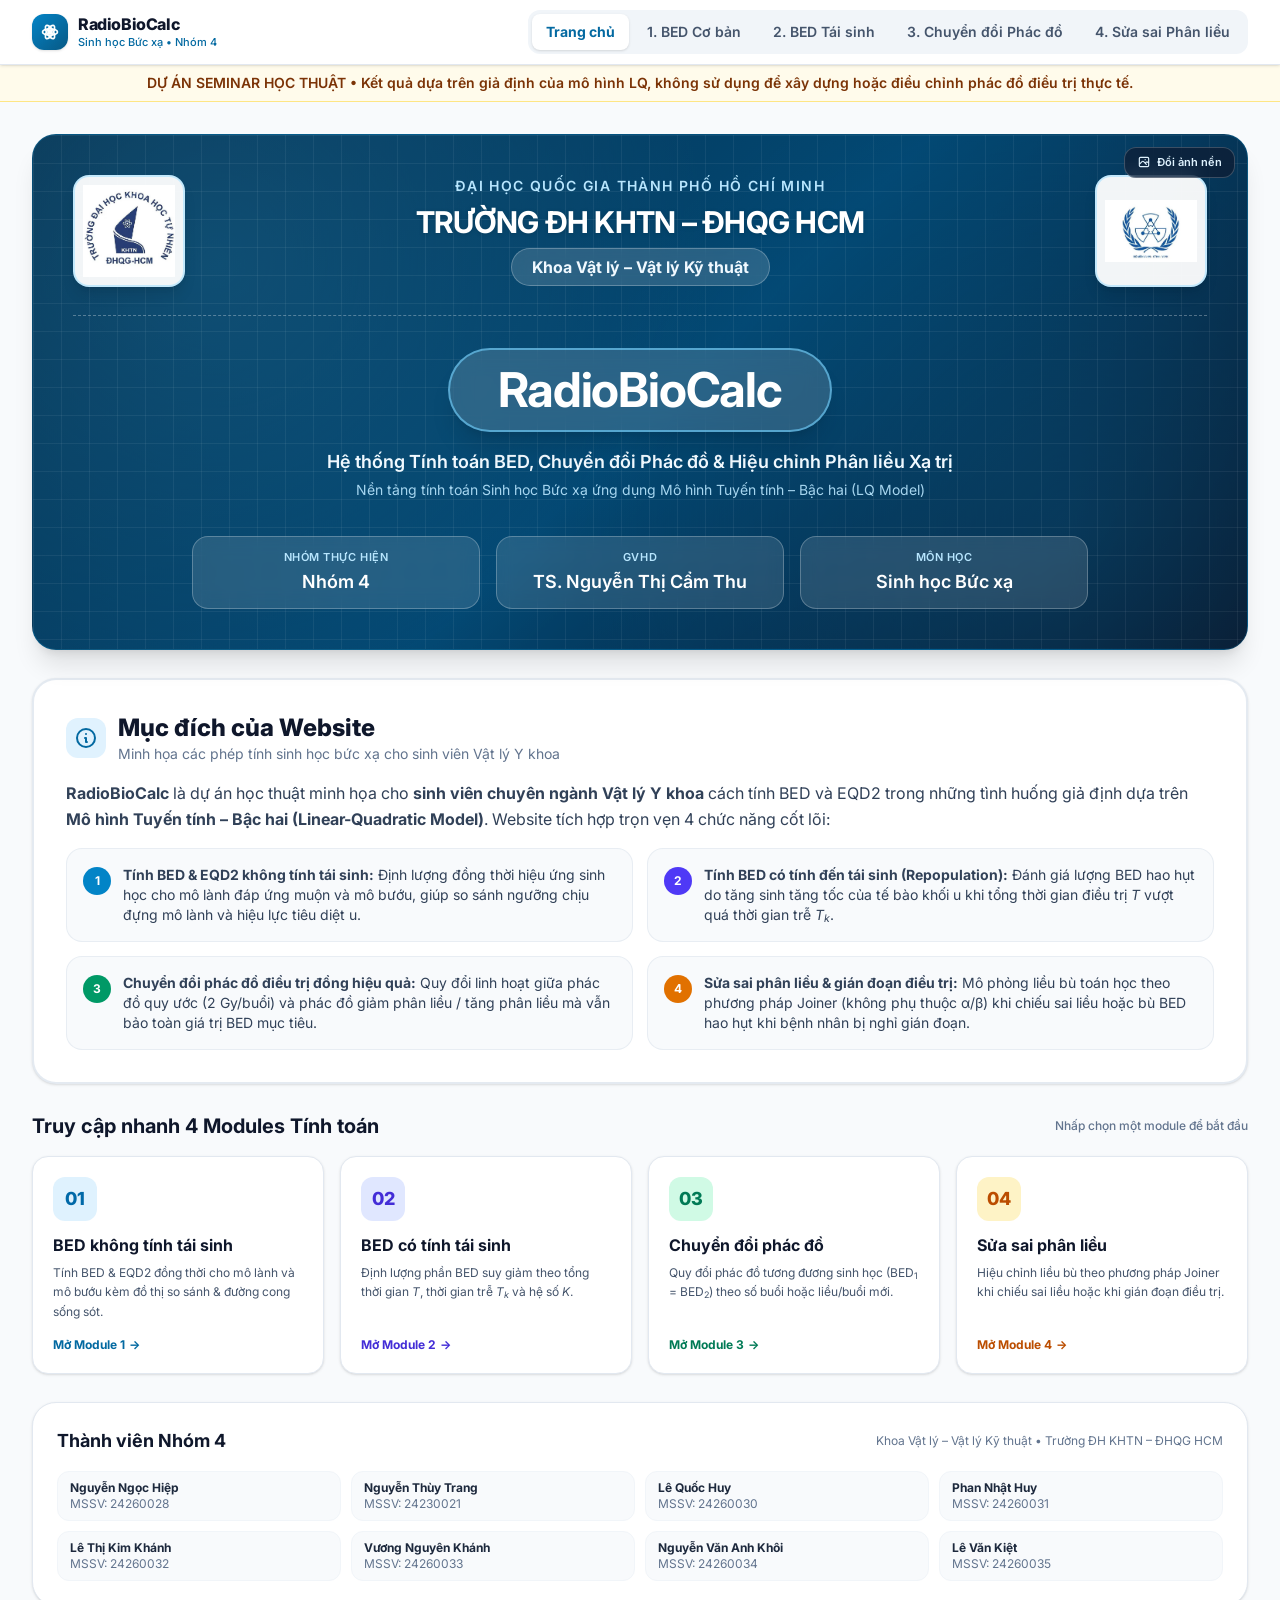
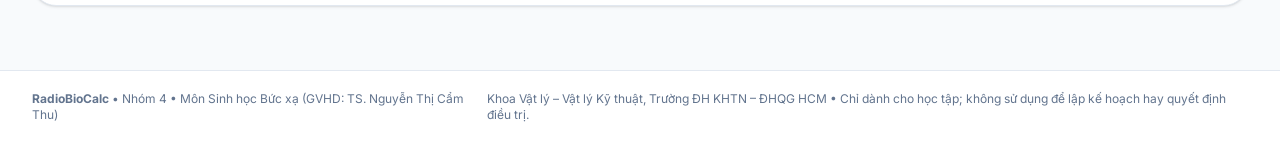
<file: web.html>
<!DOCTYPE html>
<html lang="vi">
<head>
  <meta charset="UTF-8" />
  <meta name="viewport" content="width=device-width, initial-scale=1.0" />
  <meta name="description" content="RadioBioCalc: bốn module tính BED, EQD2, tái sinh và quy đổi phác đồ trong seminar Sinh học bức xạ. Dành cho đào tạo, không dùng để kê đơn xạ trị.">
  <meta name="theme-color" content="#0c4a6e">
  <!-- Font goc cua RadioBioCalc: Inter (gom glyph tieng Viet) -->
  <link rel="preconnect" href="https://fonts.googleapis.com">
  <link rel="preconnect" href="https://fonts.gstatic.com" crossorigin>
  <link href="https://fonts.googleapis.com/css2?family=Inter:wght@400;500;600;700;800&display=swap" rel="stylesheet">
  <title>RadioBioCalc – Hệ thống Tính toán BED &amp; Quy đổi Phân liều Xạ trị</title>
  <style>
/*
  1. Prevent padding and border from affecting element width. (https://github.com/mozdevs/cssremedy/issues/4)
  2. Remove default margins and padding
  3. Reset all borders.
*/

*,
::after,
::before,
::backdrop,
::file-selector-button {
  box-sizing: border-box; /* 1 */
  margin: 0; /* 2 */
  padding: 0; /* 2 */
  border: 0 solid; /* 3 */
}

/*
  1. Use a consistent sensible line-height in all browsers.
  2. Prevent adjustments of font size after orientation changes in iOS.
  3. Use a more readable tab size.
  4. Use the user's configured `sans` font-family by default.
  5. Use the user's configured `sans` font-feature-settings by default.
  6. Use the user's configured `sans` font-variation-settings by default.
  7. Disable tap highlights on iOS.
*/

html,
:host {
  line-height: 1.5; /* 1 */
  -webkit-text-size-adjust: 100%; /* 2 */
  tab-size: 4; /* 3 */
  font-family: --theme(
    --default-font-family,
    ui-sans-serif,
    system-ui,
    sans-serif,
    'Apple Color Emoji',
    'Segoe UI Emoji',
    'Segoe UI Symbol',
    'Noto Color Emoji'
  ); /* 4 */
  font-feature-settings: --theme(--default-font-feature-settings, normal); /* 5 */
  font-variation-settings: --theme(--default-font-variation-settings, normal); /* 6 */
  -webkit-tap-highlight-color: transparent; /* 7 */
}

/*
  1. Add the correct height in Firefox.
  2. Correct the inheritance of border color in Firefox. (https://bugzilla.mozilla.org/show_bug.cgi?id=190655)
  3. Reset the default border style to a 1px solid border.
*/

hr {
  height: 0; /* 1 */
  color: inherit; /* 2 */
  border-top-width: 1px; /* 3 */
}

/*
  Add the correct text decoration in Chrome, Edge, and Safari.
*/

abbr:where([title]) {
  -webkit-text-decoration: underline dotted;
  text-decoration: underline dotted;
}

/*
  Remove the default font size and weight for headings.
*/

h1,
h2,
h3,
h4,
h5,
h6 {
  font-size: inherit;
  font-weight: inherit;
}

/*
  Reset links to optimize for opt-in styling instead of opt-out.
*/

a {
  color: inherit;
  -webkit-text-decoration: inherit;
  text-decoration: inherit;
}

/*
  Add the correct font weight in Edge and Safari.
*/

b,
strong {
  font-weight: bolder;
}

/*
  1. Use the user's configured `mono` font-family by default.
  2. Use the user's configured `mono` font-feature-settings by default.
  3. Use the user's configured `mono` font-variation-settings by default.
  4. Correct the odd `em` font sizing in all browsers.
*/

code,
kbd,
samp,
pre {
  font-family: --theme(
    --default-mono-font-family,
    ui-monospace,
    SFMono-Regular,
    Menlo,
    Monaco,
    Consolas,
    'Liberation Mono',
    'Courier New',
    monospace
  ); /* 1 */
  font-feature-settings: --theme(--default-mono-font-feature-settings, normal); /* 2 */
  font-variation-settings: --theme(--default-mono-font-variation-settings, normal); /* 3 */
  font-size: 1em; /* 4 */
}

/*
  Add the correct font size in all browsers.
*/

small {
  font-size: 80%;
}

/*
  Prevent `sub` and `sup` elements from affecting the line height in all browsers.
*/

sub,
sup {
  font-size: 75%;
  line-height: 0;
  position: relative;
  vertical-align: baseline;
}

sub {
  bottom: -0.25em;
}

sup {
  top: -0.5em;
}

/*
  1. Remove text indentation from table contents in Chrome and Safari. (https://bugs.chromium.org/p/chromium/issues/detail?id=999088, https://bugs.webkit.org/show_bug.cgi?id=201297)
  2. Correct table border color inheritance in all Chrome and Safari. (https://bugs.chromium.org/p/chromium/issues/detail?id=935729, https://bugs.webkit.org/show_bug.cgi?id=195016)
  3. Remove gaps between table borders by default.
*/

table {
  text-indent: 0; /* 1 */
  border-color: inherit; /* 2 */
  border-collapse: collapse; /* 3 */
}

/*
  Use the modern Firefox focus style for all focusable elements.
*/

:-moz-focusring {
  outline: auto;
}

/*
  Add the correct vertical alignment in Chrome and Firefox.
*/

progress {
  vertical-align: baseline;
}

/*
  Add the correct display in Chrome and Safari.
*/

summary {
  display: list-item;
}

/*
  Make lists unstyled by default.
*/

ol,
ul,
menu {
  list-style: none;
}

/*
  1. Make replaced elements `display: block` by default. (https://github.com/mozdevs/cssremedy/issues/14)
  2. Add `vertical-align: middle` to align replaced elements more sensibly by default. (https://github.com/jensimmons/cssremedy/issues/14#issuecomment-634934210)
      This can trigger a poorly considered lint error in some tools but is included by design.
*/

img,
svg,
video,
canvas,
audio,
iframe,
embed,
object {
  display: block; /* 1 */
  vertical-align: middle; /* 2 */
}

/*
  Constrain images and videos to the parent width and preserve their intrinsic aspect ratio. (https://github.com/mozdevs/cssremedy/issues/14)
*/

img,
video {
  max-width: 100%;
  height: auto;
}

/*
  1. Inherit font styles in all browsers.
  2. Remove border radius in all browsers.
  3. Remove background color in all browsers.
  4. Ensure consistent opacity for disabled states in all browsers.
*/

button,
input,
select,
optgroup,
textarea,
::file-selector-button {
  font: inherit; /* 1 */
  font-feature-settings: inherit; /* 1 */
  font-variation-settings: inherit; /* 1 */
  letter-spacing: inherit; /* 1 */
  color: inherit; /* 1 */
  border-radius: 0; /* 2 */
  background-color: transparent; /* 3 */
  opacity: 1; /* 4 */
}

/*
  Restore default font weight.
*/

:where(select:is([multiple], [size])) optgroup {
  font-weight: bolder;
}

/*
  Restore indentation.
*/

:where(select:is([multiple], [size])) optgroup option {
  padding-inline-start: 20px;
}

/*
  Restore space after button.
*/

::file-selector-button {
  margin-inline-end: 4px;
}

/*
  Reset the default placeholder opacity in Firefox. (https://github.com/tailwindlabs/tailwindcss/issues/3300)
*/

::placeholder {
  opacity: 1;
}

/*
  Set the default placeholder color to a semi-transparent version of the current text color in browsers that do not
  crash when using `color-mix(…)` with `currentcolor`. (https://github.com/tailwindlabs/tailwindcss/issues/17194)
*/

@supports (not (-webkit-appearance: -apple-pay-button)) /* Not Safari */ or
  (contain-intrinsic-size: 1px) /* Safari 17+ */ {
  ::placeholder {
    color: color-mix(in oklab, currentcolor 50%, transparent);
  }
}

/*
  Prevent resizing textareas horizontally by default.
*/

textarea {
  resize: vertical;
}

/*
  Remove the inner padding in Chrome and Safari on macOS.
*/

::-webkit-search-decoration {
  -webkit-appearance: none;
}

/*
  1. Ensure date/time inputs have the same height when empty in iOS Safari.
  2. Ensure text alignment can be changed on date/time inputs in iOS Safari.
*/

::-webkit-date-and-time-value {
  min-height: 1lh; /* 1 */
  text-align: inherit; /* 2 */
}

/*
  Prevent height from changing on date/time inputs in macOS Safari when the input is set to `display: block`.
*/

::-webkit-datetime-edit {
  display: inline-flex;
}

/*
  Remove excess padding from pseudo-elements in date/time inputs to ensure consistent height across browsers.
*/

::-webkit-datetime-edit-fields-wrapper {
  padding: 0;
}

::-webkit-datetime-edit,
::-webkit-datetime-edit-year-field,
::-webkit-datetime-edit-month-field,
::-webkit-datetime-edit-day-field,
::-webkit-datetime-edit-hour-field,
::-webkit-datetime-edit-minute-field,
::-webkit-datetime-edit-second-field,
::-webkit-datetime-edit-millisecond-field,
::-webkit-datetime-edit-meridiem-field {
  padding-block: 0;
}

/*
  Remove the additional `:invalid` styles in Firefox. (https://github.com/mozilla/gecko-dev/blob/2f9eacd9d3d995c937b4251a5557d95d494c9be1/layout/style/res/forms.css#L728-L737)
*/

:-moz-ui-invalid {
  box-shadow: none;
}

/*
  Correct the inability to style the border radius in iOS Safari.
*/

button,
input:where([type='button'], [type='reset'], [type='submit']),
::file-selector-button {
  appearance: button;
}

/*
  Correct the cursor style of increment and decrement buttons in Safari.
*/

::-webkit-inner-spin-button,
::-webkit-outer-spin-button {
  height: auto;
}

/*
  Make elements with the HTML hidden attribute stay hidden by default.
*/

[hidden]:where(:not([hidden='until-found'])) {
  display: none !important;
}

/*! tailwindcss v4.1.10 | MIT License | https://tailwindcss.com */
@layer properties;
:root, :host {
  --font-sans: "Inter", "Segoe UI", Arial, sans-serif;
  --font-mono: ui-monospace, SFMono-Regular, Menlo, Monaco, Consolas, 'Liberation Mono', 'Courier New',
    monospace;
  --color-red-50: oklch(97.1% 0.013 17.38);
  --color-red-200: oklch(88.5% 0.062 18.334);
  --color-red-700: oklch(50.5% 0.213 27.518);
  --color-amber-50: oklch(98.7% 0.022 95.277);
  --color-amber-100: oklch(96.2% 0.059 95.617);
  --color-amber-200: oklch(92.4% 0.12 95.746);
  --color-amber-300: oklch(87.9% 0.169 91.605);
  --color-amber-400: oklch(82.8% 0.189 84.429);
  --color-amber-500: oklch(76.9% 0.188 70.08);
  --color-amber-600: oklch(66.6% 0.179 58.318);
  --color-amber-700: oklch(55.5% 0.163 48.998);
  --color-amber-800: oklch(47.3% 0.137 46.201);
  --color-amber-900: oklch(41.4% 0.112 45.904);
  --color-emerald-50: oklch(97.9% 0.021 166.113);
  --color-emerald-100: oklch(95% 0.052 163.051);
  --color-emerald-200: oklch(90.5% 0.093 164.15);
  --color-emerald-300: oklch(84.5% 0.143 164.978);
  --color-emerald-400: oklch(76.5% 0.177 163.223);
  --color-emerald-500: oklch(69.6% 0.17 162.48);
  --color-emerald-600: oklch(59.6% 0.145 163.225);
  --color-emerald-700: oklch(50.8% 0.118 165.612);
  --color-emerald-800: oklch(43.2% 0.095 166.913);
  --color-emerald-900: oklch(37.8% 0.077 168.94);
  --color-sky-50: oklch(97.7% 0.013 236.62);
  --color-sky-100: oklch(95.1% 0.026 236.824);
  --color-sky-200: oklch(90.1% 0.058 230.902);
  --color-sky-300: oklch(82.8% 0.111 230.318);
  --color-sky-400: oklch(74.6% 0.16 232.661);
  --color-sky-700: oklch(50% 0.134 242.749);
  --color-sky-800: oklch(44.3% 0.11 240.79);
  --color-sky-900: oklch(39.1% 0.09 240.876);
  --color-indigo-50: oklch(96.2% 0.018 272.314);
  --color-indigo-100: oklch(93% 0.034 272.788);
  --color-indigo-200: oklch(87% 0.065 274.039);
  --color-indigo-300: oklch(78.5% 0.115 274.713);
  --color-indigo-400: oklch(67.3% 0.182 276.935);
  --color-indigo-500: oklch(58.5% 0.233 277.117);
  --color-indigo-600: oklch(51.1% 0.262 276.966);
  --color-indigo-700: oklch(45.7% 0.24 277.023);
  --color-indigo-800: oklch(39.8% 0.195 277.366);
  --color-indigo-900: oklch(35.9% 0.144 278.697);
  --color-rose-50: oklch(96.9% 0.015 12.422);
  --color-rose-200: oklch(89.2% 0.058 10.001);
  --color-rose-300: oklch(81% 0.117 11.638);
  --color-rose-700: oklch(51.4% 0.222 16.935);
  --color-rose-800: oklch(45.5% 0.188 13.697);
  --color-rose-900: oklch(41% 0.159 10.272);
  --color-slate-50: oklch(98.4% 0.003 247.858);
  --color-slate-100: oklch(96.8% 0.007 247.896);
  --color-slate-200: oklch(92.9% 0.013 255.508);
  --color-slate-300: oklch(86.9% 0.022 252.894);
  --color-slate-500: oklch(55.4% 0.046 257.417);
  --color-slate-600: oklch(44.6% 0.043 257.281);
  --color-slate-700: oklch(37.2% 0.044 257.287);
  --color-slate-800: oklch(27.9% 0.041 260.031);
  --color-slate-900: oklch(20.8% 0.042 265.755);
  --color-slate-950: oklch(12.9% 0.042 264.695);
  --color-white: #fff;
  --spacing: 0.25rem;
  --container-3xl: 48rem;
  --container-4xl: 56rem;
  --container-7xl: 80rem;
  --text-xs: 0.75rem;
  --text-xs--line-height: calc(1 / 0.75);
  --text-sm: 0.875rem;
  --text-sm--line-height: calc(1.25 / 0.875);
  --text-base: 1rem;
  --text-base--line-height: calc(1.5 / 1);
  --text-lg: 1.125rem;
  --text-lg--line-height: calc(1.75 / 1.125);
  --text-xl: 1.25rem;
  --text-xl--line-height: calc(1.75 / 1.25);
  --text-2xl: 1.5rem;
  --text-2xl--line-height: calc(2 / 1.5);
  --text-3xl: 1.875rem;
  --text-3xl--line-height: calc(2.25 / 1.875);
  --text-4xl: 2.25rem;
  --text-4xl--line-height: calc(2.5 / 2.25);
  --text-5xl: 3rem;
  --text-5xl--line-height: 1;
  --font-weight-medium: 500;
  --font-weight-semibold: 600;
  --font-weight-bold: 700;
  --font-weight-extrabold: 800;
  --tracking-tight: -0.025em;
  --tracking-wide: 0.025em;
  --tracking-wider: 0.05em;
  --tracking-widest: 0.1em;
  --leading-tight: 1.25;
  --leading-relaxed: 1.625;
  --radius-md: 0.375rem;
  --radius-lg: 0.5rem;
  --radius-xl: 0.75rem;
  --radius-2xl: 1rem;
  --radius-3xl: 1.5rem;
  --drop-shadow-sm: 0 1px 2px rgb(0 0 0 / 0.15);
  --blur-sm: 8px;
  --blur-md: 12px;
  --default-transition-duration: 150ms;
  --default-transition-timing-function: cubic-bezier(0.4, 0, 0.2, 1);
  --color-med-100: #e0f2fe;
  --color-med-500: #0ea5e9;
  --color-med-600: #0284c7;
  --color-med-700: #0369a1;
  --color-med-800: #075985;
  --color-med-900: #0c4a6e;
}
.pointer-events-none {
  pointer-events: none;
}
.absolute {
  position: absolute;
}
.relative {
  position: relative;
}
.sticky {
  position: sticky;
}
.inset-0 {
  inset: calc(var(--spacing) * 0);
}
.top-0 {
  top: calc(var(--spacing) * 0);
}
.top-3 {
  top: calc(var(--spacing) * 3);
}
.right-3 {
  right: calc(var(--spacing) * 3);
}
.z-10 {
  z-index: 10;
}
.z-20 {
  z-index: 20;
}
.z-40 {
  z-index: 40;
}
.mx-auto {
  margin-inline: auto;
}
.mt-0\.5 {
  margin-top: calc(var(--spacing) * 0.5);
}
.mt-1 {
  margin-top: calc(var(--spacing) * 1);
}
.mt-1\.5 {
  margin-top: calc(var(--spacing) * 1.5);
}
.mt-2 {
  margin-top: calc(var(--spacing) * 2);
}
.mt-4 {
  margin-top: calc(var(--spacing) * 4);
}
.mt-8 {
  margin-top: calc(var(--spacing) * 8);
}
.mb-1 {
  margin-bottom: calc(var(--spacing) * 1);
}
.mb-3 {
  margin-bottom: calc(var(--spacing) * 3);
}
.mb-4 {
  margin-bottom: calc(var(--spacing) * 4);
}
.block {
  display: block;
}
.flex {
  display: flex;
}
.grid {
  display: grid;
}
.hidden {
  display: none;
}
.inline-block {
  display: inline-block;
}
.inline-flex {
  display: inline-flex;
}
.h-3\.5 {
  height: calc(var(--spacing) * 3.5);
}
.h-5 {
  height: calc(var(--spacing) * 5);
}
.h-6 {
  height: calc(var(--spacing) * 6);
}
.h-7 {
  height: calc(var(--spacing) * 7);
}
.h-9 {
  height: calc(var(--spacing) * 9);
}
.h-10 {
  height: calc(var(--spacing) * 10);
}
.h-11 {
  height: calc(var(--spacing) * 11);
}
.h-12 {
  height: calc(var(--spacing) * 12);
}
.h-16 {
  height: calc(var(--spacing) * 16);
}
.h-24 {
  height: calc(var(--spacing) * 24);
}
.h-full {
  height: 100%;
}
.min-h-\[280px\] {
  min-height: 280px;
}
.min-h-screen {
  min-height: 100vh;
}
.w-3\.5 {
  width: calc(var(--spacing) * 3.5);
}
.w-5 {
  width: calc(var(--spacing) * 5);
}
.w-6 {
  width: calc(var(--spacing) * 6);
}
.w-7 {
  width: calc(var(--spacing) * 7);
}
.w-9 {
  width: calc(var(--spacing) * 9);
}
.w-10 {
  width: calc(var(--spacing) * 10);
}
.w-11 {
  width: calc(var(--spacing) * 11);
}
.w-12 {
  width: calc(var(--spacing) * 12);
}
.w-24 {
  width: calc(var(--spacing) * 24);
}
.w-full {
  width: 100%;
}
.max-w-3xl {
  max-width: var(--container-3xl);
}
.max-w-4xl {
  max-width: var(--container-4xl);
}
.max-w-7xl {
  max-width: var(--container-7xl);
}
.flex-1 {
  flex: 1;
}
.shrink-0 {
  flex-shrink: 0;
}
.border-collapse {
  border-collapse: collapse;
}
.cursor-pointer {
  cursor: pointer;
}
.grid-cols-1 {
  grid-template-columns: repeat(1, minmax(0, 1fr));
}
.grid-cols-2 {
  grid-template-columns: repeat(2, minmax(0, 1fr));
}
.flex-col {
  flex-direction: column;
}
.flex-wrap {
  flex-wrap: wrap;
}
.items-center {
  align-items: center;
}
.items-start {
  align-items: flex-start;
}
.justify-between {
  justify-content: space-between;
}
.justify-center {
  justify-content: center;
}
.gap-1 {
  gap: calc(var(--spacing) * 1);
}
.gap-1\.5 {
  gap: calc(var(--spacing) * 1.5);
}
.gap-2 {
  gap: calc(var(--spacing) * 2);
}
.gap-2\.5 {
  gap: calc(var(--spacing) * 2.5);
}
.gap-3 {
  gap: calc(var(--spacing) * 3);
}
.gap-3\.5 {
  gap: calc(var(--spacing) * 3.5);
}
.gap-4 {
  gap: calc(var(--spacing) * 4);
}
.gap-5 {
  gap: calc(var(--spacing) * 5);
}
.gap-6 {
  gap: calc(var(--spacing) * 6);
}
.space-y-1 {
  :where(& > :not(:last-child)) {
    --tw-space-y-reverse: 0;
    margin-block-start: calc(calc(var(--spacing) * 1) * var(--tw-space-y-reverse));
    margin-block-end: calc(calc(var(--spacing) * 1) * calc(1 - var(--tw-space-y-reverse)));
  }
}
.space-y-1\.5 {
  :where(& > :not(:last-child)) {
    --tw-space-y-reverse: 0;
    margin-block-start: calc(calc(var(--spacing) * 1.5) * var(--tw-space-y-reverse));
    margin-block-end: calc(calc(var(--spacing) * 1.5) * calc(1 - var(--tw-space-y-reverse)));
  }
}
.space-y-2 {
  :where(& > :not(:last-child)) {
    --tw-space-y-reverse: 0;
    margin-block-start: calc(calc(var(--spacing) * 2) * var(--tw-space-y-reverse));
    margin-block-end: calc(calc(var(--spacing) * 2) * calc(1 - var(--tw-space-y-reverse)));
  }
}
.space-y-2\.5 {
  :where(& > :not(:last-child)) {
    --tw-space-y-reverse: 0;
    margin-block-start: calc(calc(var(--spacing) * 2.5) * var(--tw-space-y-reverse));
    margin-block-end: calc(calc(var(--spacing) * 2.5) * calc(1 - var(--tw-space-y-reverse)));
  }
}
.space-y-3\.5 {
  :where(& > :not(:last-child)) {
    --tw-space-y-reverse: 0;
    margin-block-start: calc(calc(var(--spacing) * 3.5) * var(--tw-space-y-reverse));
    margin-block-end: calc(calc(var(--spacing) * 3.5) * calc(1 - var(--tw-space-y-reverse)));
  }
}
.space-y-4 {
  :where(& > :not(:last-child)) {
    --tw-space-y-reverse: 0;
    margin-block-start: calc(calc(var(--spacing) * 4) * var(--tw-space-y-reverse));
    margin-block-end: calc(calc(var(--spacing) * 4) * calc(1 - var(--tw-space-y-reverse)));
  }
}
.space-y-6 {
  :where(& > :not(:last-child)) {
    --tw-space-y-reverse: 0;
    margin-block-start: calc(calc(var(--spacing) * 6) * var(--tw-space-y-reverse));
    margin-block-end: calc(calc(var(--spacing) * 6) * calc(1 - var(--tw-space-y-reverse)));
  }
}
.space-y-7 {
  :where(& > :not(:last-child)) {
    --tw-space-y-reverse: 0;
    margin-block-start: calc(calc(var(--spacing) * 7) * var(--tw-space-y-reverse));
    margin-block-end: calc(calc(var(--spacing) * 7) * calc(1 - var(--tw-space-y-reverse)));
  }
}
.divide-y {
  :where(& > :not(:last-child)) {
    --tw-divide-y-reverse: 0;
    border-bottom-style: var(--tw-border-style);
    border-top-style: var(--tw-border-style);
    border-top-width: calc(1px * var(--tw-divide-y-reverse));
    border-bottom-width: calc(1px * calc(1 - var(--tw-divide-y-reverse)));
  }
}
.divide-slate-100 {
  :where(& > :not(:last-child)) {
    border-color: var(--color-slate-100);
  }
}
.overflow-hidden {
  overflow: hidden;
}
.overflow-x-auto {
  overflow-x: auto;
}
.rounded-2xl {
  border-radius: var(--radius-2xl);
}
.rounded-3xl {
  border-radius: var(--radius-3xl);
}
.rounded-full {
  border-radius: calc(infinity * 1px);
}
.rounded-lg {
  border-radius: var(--radius-lg);
}
.rounded-md {
  border-radius: var(--radius-md);
}
.rounded-xl {
  border-radius: var(--radius-xl);
}
.rounded-tl-xl {
  border-top-left-radius: var(--radius-xl);
}
.rounded-tr-xl {
  border-top-right-radius: var(--radius-xl);
}
.border {
  border-style: var(--tw-border-style);
  border-width: 1px;
}
.border-2 {
  border-style: var(--tw-border-style);
  border-width: 2px;
}
.border-t {
  border-top-style: var(--tw-border-style);
  border-top-width: 1px;
}
.border-b {
  border-bottom-style: var(--tw-border-style);
  border-bottom-width: 1px;
}
.border-dashed {
  --tw-border-style: dashed;
  border-style: dashed;
}
.border-amber-200 {
  border-color: var(--color-amber-200);
}
.border-emerald-200 {
  border-color: var(--color-emerald-200);
}
.border-indigo-200 {
  border-color: var(--color-indigo-200);
}
.border-red-200 {
  border-color: var(--color-red-200);
}
.border-rose-200 {
  border-color: var(--color-rose-200);
}
.border-rose-300 {
  border-color: var(--color-rose-300);
}
.border-sky-200 {
  border-color: var(--color-sky-200);
}
.border-sky-200\/80 {
  border-color: color-mix(in srgb, oklch(90.1% 0.058 230.902) 80%, transparent);
  @supports (color: color-mix(in lab, red, red)) {
    border-color: color-mix(in oklab, var(--color-sky-200) 80%, transparent);
  }
}
.border-sky-300\/60 {
  border-color: color-mix(in srgb, oklch(82.8% 0.111 230.318) 60%, transparent);
  @supports (color: color-mix(in lab, red, red)) {
    border-color: color-mix(in oklab, var(--color-sky-300) 60%, transparent);
  }
}
.border-sky-900\/40 {
  border-color: color-mix(in srgb, oklch(39.1% 0.09 240.876) 40%, transparent);
  @supports (color: color-mix(in lab, red, red)) {
    border-color: color-mix(in oklab, var(--color-sky-900) 40%, transparent);
  }
}
.border-slate-100 {
  border-color: var(--color-slate-100);
}
.border-slate-200 {
  border-color: var(--color-slate-200);
}
.border-slate-200\/70 {
  border-color: color-mix(in srgb, oklch(92.9% 0.013 255.508) 70%, transparent);
  @supports (color: color-mix(in lab, red, red)) {
    border-color: color-mix(in oklab, var(--color-slate-200) 70%, transparent);
  }
}
.border-slate-200\/90 {
  border-color: color-mix(in srgb, oklch(92.9% 0.013 255.508) 90%, transparent);
  @supports (color: color-mix(in lab, red, red)) {
    border-color: color-mix(in oklab, var(--color-slate-200) 90%, transparent);
  }
}
.border-slate-300 {
  border-color: var(--color-slate-300);
}
.border-slate-700 {
  border-color: var(--color-slate-700);
}
.border-white\/20 {
  border-color: color-mix(in srgb, #fff 20%, transparent);
  @supports (color: color-mix(in lab, red, red)) {
    border-color: color-mix(in oklab, var(--color-white) 20%, transparent);
  }
}
.border-white\/25 {
  border-color: color-mix(in srgb, #fff 25%, transparent);
  @supports (color: color-mix(in lab, red, red)) {
    border-color: color-mix(in oklab, var(--color-white) 25%, transparent);
  }
}
.border-white\/30 {
  border-color: color-mix(in srgb, #fff 30%, transparent);
  @supports (color: color-mix(in lab, red, red)) {
    border-color: color-mix(in oklab, var(--color-white) 30%, transparent);
  }
}
.bg-amber-50 {
  background-color: var(--color-amber-50);
}
.bg-amber-100 {
  background-color: var(--color-amber-100);
}
.bg-amber-600 {
  background-color: var(--color-amber-600);
}
.bg-emerald-50 {
  background-color: var(--color-emerald-50);
}
.bg-emerald-50\/50 {
  background-color: color-mix(in srgb, oklch(97.9% 0.021 166.113) 50%, transparent);
  @supports (color: color-mix(in lab, red, red)) {
    background-color: color-mix(in oklab, var(--color-emerald-50) 50%, transparent);
  }
}
.bg-emerald-100 {
  background-color: var(--color-emerald-100);
}
.bg-emerald-600 {
  background-color: var(--color-emerald-600);
}
.bg-indigo-50 {
  background-color: var(--color-indigo-50);
}
.bg-indigo-100 {
  background-color: var(--color-indigo-100);
}
.bg-indigo-600 {
  background-color: var(--color-indigo-600);
}
.bg-med-100 {
  background-color: var(--color-med-100);
}
.bg-med-600 {
  background-color: var(--color-med-600);
}
.bg-red-50 {
  background-color: var(--color-red-50);
}
.bg-rose-50 {
  background-color: var(--color-rose-50);
}
.bg-rose-50\/70 {
  background-color: color-mix(in srgb, oklch(96.9% 0.015 12.422) 70%, transparent);
  @supports (color: color-mix(in lab, red, red)) {
    background-color: color-mix(in oklab, var(--color-rose-50) 70%, transparent);
  }
}
.bg-sky-50 {
  background-color: var(--color-sky-50);
}
.bg-sky-100 {
  background-color: var(--color-sky-100);
}
.bg-slate-50 {
  background-color: var(--color-slate-50);
}
.bg-slate-100 {
  background-color: var(--color-slate-100);
}
.bg-slate-900 {
  background-color: var(--color-slate-900);
}
.bg-slate-900\/60 {
  background-color: color-mix(in srgb, oklch(20.8% 0.042 265.755) 60%, transparent);
  @supports (color: color-mix(in lab, red, red)) {
    background-color: color-mix(in oklab, var(--color-slate-900) 60%, transparent);
  }
}
.bg-slate-900\/65 {
  background-color: color-mix(in srgb, oklch(20.8% 0.042 265.755) 65%, transparent);
  @supports (color: color-mix(in lab, red, red)) {
    background-color: color-mix(in oklab, var(--color-slate-900) 65%, transparent);
  }
}
.bg-slate-950\/35 {
  background-color: color-mix(in srgb, oklch(12.9% 0.042 264.695) 35%, transparent);
  @supports (color: color-mix(in lab, red, red)) {
    background-color: color-mix(in oklab, var(--color-slate-950) 35%, transparent);
  }
}
.bg-white {
  background-color: var(--color-white);
}
.bg-white\/12 {
  background-color: color-mix(in srgb, #fff 12%, transparent);
  @supports (color: color-mix(in lab, red, red)) {
    background-color: color-mix(in oklab, var(--color-white) 12%, transparent);
  }
}
.bg-white\/15 {
  background-color: color-mix(in srgb, #fff 15%, transparent);
  @supports (color: color-mix(in lab, red, red)) {
    background-color: color-mix(in oklab, var(--color-white) 15%, transparent);
  }
}
.bg-white\/95 {
  background-color: color-mix(in srgb, #fff 95%, transparent);
  @supports (color: color-mix(in lab, red, red)) {
    background-color: color-mix(in oklab, var(--color-white) 95%, transparent);
  }
}
.bg-gradient-to-br {
  --tw-gradient-position: to bottom right in oklab;
  background-image: linear-gradient(var(--tw-gradient-stops));
}
.from-med-600 {
  --tw-gradient-from: var(--color-med-600);
  --tw-gradient-stops: var(--tw-gradient-via-stops, var(--tw-gradient-position), var(--tw-gradient-from) var(--tw-gradient-from-position), var(--tw-gradient-to) var(--tw-gradient-to-position));
}
.to-med-800 {
  --tw-gradient-to: var(--color-med-800);
  --tw-gradient-stops: var(--tw-gradient-via-stops, var(--tw-gradient-position), var(--tw-gradient-from) var(--tw-gradient-from-position), var(--tw-gradient-to) var(--tw-gradient-to-position));
}
.object-contain {
  object-fit: contain;
}
.p-0\.5 {
  padding: calc(var(--spacing) * 0.5);
}
.p-1 {
  padding: calc(var(--spacing) * 1);
}
.p-2 {
  padding: calc(var(--spacing) * 2);
}
.p-2\.5 {
  padding: calc(var(--spacing) * 2.5);
}
.p-3 {
  padding: calc(var(--spacing) * 3);
}
.p-3\.5 {
  padding: calc(var(--spacing) * 3.5);
}
.p-4 {
  padding: calc(var(--spacing) * 4);
}
.p-5 {
  padding: calc(var(--spacing) * 5);
}
.p-6 {
  padding: calc(var(--spacing) * 6);
}
.px-2 {
  padding-inline: calc(var(--spacing) * 2);
}
.px-2\.5 {
  padding-inline: calc(var(--spacing) * 2.5);
}
.px-3 {
  padding-inline: calc(var(--spacing) * 3);
}
.px-3\.5 {
  padding-inline: calc(var(--spacing) * 3.5);
}
.px-4 {
  padding-inline: calc(var(--spacing) * 4);
}
.px-5 {
  padding-inline: calc(var(--spacing) * 5);
}
.px-8 {
  padding-inline: calc(var(--spacing) * 8);
}
.py-1 {
  padding-block: calc(var(--spacing) * 1);
}
.py-1\.5 {
  padding-block: calc(var(--spacing) * 1.5);
}
.py-2 {
  padding-block: calc(var(--spacing) * 2);
}
.py-2\.5 {
  padding-block: calc(var(--spacing) * 2.5);
}
.py-3 {
  padding-block: calc(var(--spacing) * 3);
}
.py-3\.5 {
  padding-block: calc(var(--spacing) * 3.5);
}
.py-5 {
  padding-block: calc(var(--spacing) * 5);
}
.py-6 {
  padding-block: calc(var(--spacing) * 6);
}
.pt-1 {
  padding-top: calc(var(--spacing) * 1);
}
.pt-1\.5 {
  padding-top: calc(var(--spacing) * 1.5);
}
.pt-2 {
  padding-top: calc(var(--spacing) * 2);
}
.pt-8 {
  padding-top: calc(var(--spacing) * 8);
}
.pt-12 {
  padding-top: calc(var(--spacing) * 12);
}
.pb-2 {
  padding-bottom: calc(var(--spacing) * 2);
}
.pb-3 {
  padding-bottom: calc(var(--spacing) * 3);
}
.pb-5 {
  padding-bottom: calc(var(--spacing) * 5);
}
.pb-7 {
  padding-bottom: calc(var(--spacing) * 7);
}
.pb-8 {
  padding-bottom: calc(var(--spacing) * 8);
}
.text-center {
  text-align: center;
}
.text-left {
  text-align: left;
}
.font-mono {
  font-family: var(--font-mono);
}
.font-sans {
  font-family: var(--font-sans);
}
.text-2xl {
  font-size: var(--text-2xl);
  line-height: var(--tw-leading, var(--text-2xl--line-height));
}
.text-3xl {
  font-size: var(--text-3xl);
  line-height: var(--tw-leading, var(--text-3xl--line-height));
}
.text-base {
  font-size: var(--text-base);
  line-height: var(--tw-leading, var(--text-base--line-height));
}
.text-lg {
  font-size: var(--text-lg);
  line-height: var(--tw-leading, var(--text-lg--line-height));
}
.text-sm {
  font-size: var(--text-sm);
  line-height: var(--tw-leading, var(--text-sm--line-height));
}
.text-xl {
  font-size: var(--text-xl);
  line-height: var(--tw-leading, var(--text-xl--line-height));
}
.text-xs {
  font-size: var(--text-xs);
  line-height: var(--tw-leading, var(--text-xs--line-height));
}
.text-\[10px\] {
  font-size: 10px;
}
.text-\[11px\] {
  font-size: 11px;
}
.leading-relaxed {
  --tw-leading: var(--leading-relaxed);
  line-height: var(--leading-relaxed);
}
.leading-tight {
  --tw-leading: var(--leading-tight);
  line-height: var(--leading-tight);
}
.font-bold {
  --tw-font-weight: var(--font-weight-bold);
  font-weight: var(--font-weight-bold);
}
.font-extrabold {
  --tw-font-weight: var(--font-weight-extrabold);
  font-weight: var(--font-weight-extrabold);
}
.font-medium {
  --tw-font-weight: var(--font-weight-medium);
  font-weight: var(--font-weight-medium);
}
.font-semibold {
  --tw-font-weight: var(--font-weight-semibold);
  font-weight: var(--font-weight-semibold);
}
.tracking-tight {
  --tw-tracking: var(--tracking-tight);
  letter-spacing: var(--tracking-tight);
}
.tracking-wide {
  --tw-tracking: var(--tracking-wide);
  letter-spacing: var(--tracking-wide);
}
.tracking-wider {
  --tw-tracking: var(--tracking-wider);
  letter-spacing: var(--tracking-wider);
}
.tracking-widest {
  --tw-tracking: var(--tracking-widest);
  letter-spacing: var(--tracking-widest);
}
.whitespace-pre-line {
  white-space: pre-line;
}
.text-amber-100 {
  color: var(--color-amber-100);
}
.text-amber-300 {
  color: var(--color-amber-300);
}
.text-amber-700 {
  color: var(--color-amber-700);
}
.text-amber-800 {
  color: var(--color-amber-800);
}
.text-amber-900 {
  color: var(--color-amber-900);
}
.text-emerald-300 {
  color: var(--color-emerald-300);
}
.text-emerald-700 {
  color: var(--color-emerald-700);
}
.text-emerald-800 {
  color: var(--color-emerald-800);
}
.text-emerald-900 {
  color: var(--color-emerald-900);
}
.text-indigo-300 {
  color: var(--color-indigo-300);
}
.text-indigo-700 {
  color: var(--color-indigo-700);
}
.text-indigo-800 {
  color: var(--color-indigo-800);
}
.text-indigo-900 {
  color: var(--color-indigo-900);
}
.text-med-700 {
  color: var(--color-med-700);
}
.text-med-800 {
  color: var(--color-med-800);
}
.text-med-900 {
  color: var(--color-med-900);
}
.text-red-700 {
  color: var(--color-red-700);
}
.text-rose-700 {
  color: var(--color-rose-700);
}
.text-rose-800 {
  color: var(--color-rose-800);
}
.text-rose-900 {
  color: var(--color-rose-900);
}
.text-sky-50 {
  color: var(--color-sky-50);
}
.text-sky-100 {
  color: var(--color-sky-100);
}
.text-sky-200 {
  color: var(--color-sky-200);
}
.text-sky-200\/90 {
  color: color-mix(in srgb, oklch(90.1% 0.058 230.902) 90%, transparent);
  @supports (color: color-mix(in lab, red, red)) {
    color: color-mix(in oklab, var(--color-sky-200) 90%, transparent);
  }
}
.text-sky-300 {
  color: var(--color-sky-300);
}
.text-sky-700 {
  color: var(--color-sky-700);
}
.text-sky-800 {
  color: var(--color-sky-800);
}
.text-sky-900 {
  color: var(--color-sky-900);
}
.text-slate-100 {
  color: var(--color-slate-100);
}
.text-slate-300 {
  color: var(--color-slate-300);
}
.text-slate-500 {
  color: var(--color-slate-500);
}
.text-slate-600 {
  color: var(--color-slate-600);
}
.text-slate-700 {
  color: var(--color-slate-700);
}
.text-slate-800 {
  color: var(--color-slate-800);
}
.text-slate-900 {
  color: var(--color-slate-900);
}
.text-white {
  color: var(--color-white);
}
.uppercase {
  text-transform: uppercase;
}
.antialiased {
  -webkit-font-smoothing: antialiased;
  -moz-osx-font-smoothing: grayscale;
}
.accent-amber-600 {
  accent-color: var(--color-amber-600);
}
.accent-emerald-600 {
  accent-color: var(--color-emerald-600);
}
.opacity-0 {
  opacity: 0%;
}
.shadow-lg {
  --tw-shadow: 0 10px 15px -3px var(--tw-shadow-color, rgb(0 0 0 / 0.1)), 0 4px 6px -4px var(--tw-shadow-color, rgb(0 0 0 / 0.1));
  box-shadow: var(--tw-inset-shadow), var(--tw-inset-ring-shadow), var(--tw-ring-offset-shadow), var(--tw-ring-shadow), var(--tw-shadow);
}
.shadow-sm {
  --tw-shadow: 0 1px 3px 0 var(--tw-shadow-color, rgb(0 0 0 / 0.1)), 0 1px 2px -1px var(--tw-shadow-color, rgb(0 0 0 / 0.1));
  box-shadow: var(--tw-inset-shadow), var(--tw-inset-ring-shadow), var(--tw-ring-offset-shadow), var(--tw-ring-shadow), var(--tw-shadow);
}
.shadow-xl {
  --tw-shadow: 0 20px 25px -5px var(--tw-shadow-color, rgb(0 0 0 / 0.1)), 0 8px 10px -6px var(--tw-shadow-color, rgb(0 0 0 / 0.1));
  box-shadow: var(--tw-inset-shadow), var(--tw-inset-ring-shadow), var(--tw-ring-offset-shadow), var(--tw-ring-shadow), var(--tw-shadow);
}
.drop-shadow-sm {
  --tw-drop-shadow-size: drop-shadow(0 1px 2px var(--tw-drop-shadow-color, rgb(0 0 0 / 0.15)));
  --tw-drop-shadow: drop-shadow(var(--drop-shadow-sm));
  filter: var(--tw-blur,) var(--tw-brightness,) var(--tw-contrast,) var(--tw-grayscale,) var(--tw-hue-rotate,) var(--tw-invert,) var(--tw-saturate,) var(--tw-sepia,) var(--tw-drop-shadow,);
}
.backdrop-blur {
  --tw-backdrop-blur: blur(8px);
  -webkit-backdrop-filter: var(--tw-backdrop-blur,) var(--tw-backdrop-brightness,) var(--tw-backdrop-contrast,) var(--tw-backdrop-grayscale,) var(--tw-backdrop-hue-rotate,) var(--tw-backdrop-invert,) var(--tw-backdrop-opacity,) var(--tw-backdrop-saturate,) var(--tw-backdrop-sepia,);
  backdrop-filter: var(--tw-backdrop-blur,) var(--tw-backdrop-brightness,) var(--tw-backdrop-contrast,) var(--tw-backdrop-grayscale,) var(--tw-backdrop-hue-rotate,) var(--tw-backdrop-invert,) var(--tw-backdrop-opacity,) var(--tw-backdrop-saturate,) var(--tw-backdrop-sepia,);
}
.backdrop-blur-md {
  --tw-backdrop-blur: blur(var(--blur-md));
  -webkit-backdrop-filter: var(--tw-backdrop-blur,) var(--tw-backdrop-brightness,) var(--tw-backdrop-contrast,) var(--tw-backdrop-grayscale,) var(--tw-backdrop-hue-rotate,) var(--tw-backdrop-invert,) var(--tw-backdrop-opacity,) var(--tw-backdrop-saturate,) var(--tw-backdrop-sepia,);
  backdrop-filter: var(--tw-backdrop-blur,) var(--tw-backdrop-brightness,) var(--tw-backdrop-contrast,) var(--tw-backdrop-grayscale,) var(--tw-backdrop-hue-rotate,) var(--tw-backdrop-invert,) var(--tw-backdrop-opacity,) var(--tw-backdrop-saturate,) var(--tw-backdrop-sepia,);
}
.backdrop-blur-sm {
  --tw-backdrop-blur: blur(var(--blur-sm));
  -webkit-backdrop-filter: var(--tw-backdrop-blur,) var(--tw-backdrop-brightness,) var(--tw-backdrop-contrast,) var(--tw-backdrop-grayscale,) var(--tw-backdrop-hue-rotate,) var(--tw-backdrop-invert,) var(--tw-backdrop-opacity,) var(--tw-backdrop-saturate,) var(--tw-backdrop-sepia,);
  backdrop-filter: var(--tw-backdrop-blur,) var(--tw-backdrop-brightness,) var(--tw-backdrop-contrast,) var(--tw-backdrop-grayscale,) var(--tw-backdrop-hue-rotate,) var(--tw-backdrop-invert,) var(--tw-backdrop-opacity,) var(--tw-backdrop-saturate,) var(--tw-backdrop-sepia,);
}
.transition {
  transition-property: color, background-color, border-color, outline-color, text-decoration-color, fill, stroke, --tw-gradient-from, --tw-gradient-via, --tw-gradient-to, opacity, box-shadow, transform, translate, scale, rotate, filter, -webkit-backdrop-filter, backdrop-filter, display, visibility, content-visibility, overlay, pointer-events;
  transition-timing-function: var(--tw-ease, var(--default-transition-timing-function));
  transition-duration: var(--tw-duration, var(--default-transition-duration));
}
.outline-none {
  --tw-outline-style: none;
  outline-style: none;
}
.group-hover\:translate-x-1 {
  &:is(:where(.group):hover *) {
    @media (hover: hover) {
      --tw-translate-x: calc(var(--spacing) * 1);
      translate: var(--tw-translate-x) var(--tw-translate-y);
    }
  }
}
.group-hover\:scale-105 {
  &:is(:where(.group):hover *) {
    @media (hover: hover) {
      --tw-scale-x: 105%;
      --tw-scale-y: 105%;
      --tw-scale-z: 105%;
      scale: var(--tw-scale-x) var(--tw-scale-y);
    }
  }
}
.group-hover\:bg-amber-600 {
  &:is(:where(.group):hover *) {
    @media (hover: hover) {
      background-color: var(--color-amber-600);
    }
  }
}
.group-hover\:bg-emerald-600 {
  &:is(:where(.group):hover *) {
    @media (hover: hover) {
      background-color: var(--color-emerald-600);
    }
  }
}
.group-hover\:bg-indigo-600 {
  &:is(:where(.group):hover *) {
    @media (hover: hover) {
      background-color: var(--color-indigo-600);
    }
  }
}
.group-hover\:bg-med-600 {
  &:is(:where(.group):hover *) {
    @media (hover: hover) {
      background-color: var(--color-med-600);
    }
  }
}
.group-hover\:text-white {
  &:is(:where(.group):hover *) {
    @media (hover: hover) {
      color: var(--color-white);
    }
  }
}
.group-hover\:opacity-100 {
  &:is(:where(.group):hover *) {
    @media (hover: hover) {
      opacity: 100%;
    }
  }
}
.hover\:border-amber-400 {
  &:hover {
    @media (hover: hover) {
      border-color: var(--color-amber-400);
    }
  }
}
.hover\:border-emerald-400 {
  &:hover {
    @media (hover: hover) {
      border-color: var(--color-emerald-400);
    }
  }
}
.hover\:border-indigo-400 {
  &:hover {
    @media (hover: hover) {
      border-color: var(--color-indigo-400);
    }
  }
}
.hover\:border-sky-400 {
  &:hover {
    @media (hover: hover) {
      border-color: var(--color-sky-400);
    }
  }
}
.hover\:bg-amber-50\/60 {
  &:hover {
    @media (hover: hover) {
      background-color: color-mix(in srgb, oklch(98.7% 0.022 95.277) 60%, transparent);
      @supports (color: color-mix(in lab, red, red)) {
        background-color: color-mix(in oklab, var(--color-amber-50) 60%, transparent);
      }
    }
  }
}
.hover\:bg-amber-700 {
  &:hover {
    @media (hover: hover) {
      background-color: var(--color-amber-700);
    }
  }
}
.hover\:bg-emerald-50\/60 {
  &:hover {
    @media (hover: hover) {
      background-color: color-mix(in srgb, oklch(97.9% 0.021 166.113) 60%, transparent);
      @supports (color: color-mix(in lab, red, red)) {
        background-color: color-mix(in oklab, var(--color-emerald-50) 60%, transparent);
      }
    }
  }
}
.hover\:bg-emerald-100 {
  &:hover {
    @media (hover: hover) {
      background-color: var(--color-emerald-100);
    }
  }
}
.hover\:bg-emerald-700 {
  &:hover {
    @media (hover: hover) {
      background-color: var(--color-emerald-700);
    }
  }
}
.hover\:bg-indigo-50\/60 {
  &:hover {
    @media (hover: hover) {
      background-color: color-mix(in srgb, oklch(96.2% 0.018 272.314) 60%, transparent);
      @supports (color: color-mix(in lab, red, red)) {
        background-color: color-mix(in oklab, var(--color-indigo-50) 60%, transparent);
      }
    }
  }
}
.hover\:bg-indigo-100 {
  &:hover {
    @media (hover: hover) {
      background-color: var(--color-indigo-100);
    }
  }
}
.hover\:bg-indigo-700 {
  &:hover {
    @media (hover: hover) {
      background-color: var(--color-indigo-700);
    }
  }
}
.hover\:bg-med-100 {
  &:hover {
    @media (hover: hover) {
      background-color: var(--color-med-100);
    }
  }
}
.hover\:bg-med-700 {
  &:hover {
    @media (hover: hover) {
      background-color: var(--color-med-700);
    }
  }
}
.hover\:bg-sky-50\/70 {
  &:hover {
    @media (hover: hover) {
      background-color: color-mix(in srgb, oklch(97.7% 0.013 236.62) 70%, transparent);
      @supports (color: color-mix(in lab, red, red)) {
        background-color: color-mix(in oklab, var(--color-sky-50) 70%, transparent);
      }
    }
  }
}
.hover\:bg-slate-50 {
  &:hover {
    @media (hover: hover) {
      background-color: var(--color-slate-50);
    }
  }
}
.hover\:bg-slate-100 {
  &:hover {
    @media (hover: hover) {
      background-color: var(--color-slate-100);
    }
  }
}
.hover\:bg-slate-200 {
  &:hover {
    @media (hover: hover) {
      background-color: var(--color-slate-200);
    }
  }
}
.hover\:bg-slate-900\/80 {
  &:hover {
    @media (hover: hover) {
      background-color: color-mix(in srgb, oklch(20.8% 0.042 265.755) 80%, transparent);
      @supports (color: color-mix(in lab, red, red)) {
        background-color: color-mix(in oklab, var(--color-slate-900) 80%, transparent);
      }
    }
  }
}
.hover\:shadow-md {
  &:hover {
    @media (hover: hover) {
      --tw-shadow: 0 4px 6px -1px var(--tw-shadow-color, rgb(0 0 0 / 0.1)), 0 2px 4px -2px var(--tw-shadow-color, rgb(0 0 0 / 0.1));
      box-shadow: var(--tw-inset-shadow), var(--tw-inset-ring-shadow), var(--tw-ring-offset-shadow), var(--tw-ring-shadow), var(--tw-shadow);
    }
  }
}
.focus\:border-med-500 {
  &:focus {
    border-color: var(--color-med-500);
  }
}
.focus\:ring-2 {
  &:focus {
    --tw-ring-shadow: var(--tw-ring-inset,) 0 0 0 calc(2px + var(--tw-ring-offset-width)) var(--tw-ring-color, currentcolor);
    box-shadow: var(--tw-inset-shadow), var(--tw-inset-ring-shadow), var(--tw-ring-offset-shadow), var(--tw-ring-shadow), var(--tw-shadow);
  }
}
.focus\:ring-amber-500 {
  &:focus {
    --tw-ring-color: var(--color-amber-500);
  }
}
.focus\:ring-emerald-500 {
  &:focus {
    --tw-ring-color: var(--color-emerald-500);
  }
}
.focus\:ring-indigo-500 {
  &:focus {
    --tw-ring-color: var(--color-indigo-500);
  }
}
.focus\:ring-med-500 {
  &:focus {
    --tw-ring-color: var(--color-med-500);
  }
}
.focus\:outline-none {
  &:focus {
    --tw-outline-style: none;
    outline-style: none;
  }
}
.sm\:block {
  @media (width >= 40rem) {
    display: block;
  }
}
.sm\:h-28 {
  @media (width >= 40rem) {
    height: calc(var(--spacing) * 28);
  }
}
.sm\:w-28 {
  @media (width >= 40rem) {
    width: calc(var(--spacing) * 28);
  }
}
.sm\:grid-cols-2 {
  @media (width >= 40rem) {
    grid-template-columns: repeat(2, minmax(0, 1fr));
  }
}
.sm\:grid-cols-3 {
  @media (width >= 40rem) {
    grid-template-columns: repeat(3, minmax(0, 1fr));
  }
}
.sm\:grid-cols-4 {
  @media (width >= 40rem) {
    grid-template-columns: repeat(4, minmax(0, 1fr));
  }
}
.sm\:flex-row {
  @media (width >= 40rem) {
    flex-direction: row;
  }
}
.sm\:items-center {
  @media (width >= 40rem) {
    align-items: center;
  }
}
.sm\:gap-4 {
  @media (width >= 40rem) {
    gap: calc(var(--spacing) * 4);
  }
}
.sm\:p-6 {
  @media (width >= 40rem) {
    padding: calc(var(--spacing) * 6);
  }
}
.sm\:p-8 {
  @media (width >= 40rem) {
    padding: calc(var(--spacing) * 8);
  }
}
.sm\:px-6 {
  @media (width >= 40rem) {
    padding-inline: calc(var(--spacing) * 6);
  }
}
.sm\:px-10 {
  @media (width >= 40rem) {
    padding-inline: calc(var(--spacing) * 10);
  }
}
.sm\:px-12 {
  @media (width >= 40rem) {
    padding-inline: calc(var(--spacing) * 12);
  }
}
.sm\:py-4 {
  @media (width >= 40rem) {
    padding-block: calc(var(--spacing) * 4);
  }
}
.sm\:py-8 {
  @media (width >= 40rem) {
    padding-block: calc(var(--spacing) * 8);
  }
}
.sm\:py-10 {
  @media (width >= 40rem) {
    padding-block: calc(var(--spacing) * 10);
  }
}
.sm\:text-2xl {
  @media (width >= 40rem) {
    font-size: var(--text-2xl);
    line-height: var(--tw-leading, var(--text-2xl--line-height));
  }
}
.sm\:text-4xl {
  @media (width >= 40rem) {
    font-size: var(--text-4xl);
    line-height: var(--tw-leading, var(--text-4xl--line-height));
  }
}
.sm\:text-base {
  @media (width >= 40rem) {
    font-size: var(--text-base);
    line-height: var(--tw-leading, var(--text-base--line-height));
  }
}
.sm\:text-lg {
  @media (width >= 40rem) {
    font-size: var(--text-lg);
    line-height: var(--tw-leading, var(--text-lg--line-height));
  }
}
.sm\:text-sm {
  @media (width >= 40rem) {
    font-size: var(--text-sm);
    line-height: var(--tw-leading, var(--text-sm--line-height));
  }
}
.sm\:text-xl {
  @media (width >= 40rem) {
    font-size: var(--text-xl);
    line-height: var(--tw-leading, var(--text-xl--line-height));
  }
}
.md\:col-span-3 {
  @media (width >= 48rem) {
    grid-column: span 3 / span 3;
  }
}
.md\:col-span-6 {
  @media (width >= 48rem) {
    grid-column: span 6 / span 6;
  }
}
.md\:grid-cols-2 {
  @media (width >= 48rem) {
    grid-template-columns: repeat(2, minmax(0, 1fr));
  }
}
.md\:grid-cols-12 {
  @media (width >= 48rem) {
    grid-template-columns: repeat(12, minmax(0, 1fr));
  }
}
.md\:items-end {
  @media (width >= 48rem) {
    align-items: flex-end;
  }
}
.md\:items-start {
  @media (width >= 48rem) {
    align-items: flex-start;
  }
}
.lg\:col-span-4 {
  @media (width >= 64rem) {
    grid-column: span 4 / span 4;
  }
}
.lg\:flex {
  @media (width >= 64rem) {
    display: flex;
  }
}
.lg\:hidden {
  @media (width >= 64rem) {
    display: none;
  }
}
.lg\:grid-cols-4 {
  @media (width >= 64rem) {
    grid-template-columns: repeat(4, minmax(0, 1fr));
  }
}
.lg\:grid-cols-12 {
  @media (width >= 64rem) {
    grid-template-columns: repeat(12, minmax(0, 1fr));
  }
}
.lg\:px-8 {
  @media (width >= 64rem) {
    padding-inline: calc(var(--spacing) * 8);
  }
}
.lg\:text-3xl {
  @media (width >= 64rem) {
    font-size: var(--text-3xl);
    line-height: var(--tw-leading, var(--text-3xl--line-height));
  }
}
.lg\:text-5xl {
  @media (width >= 64rem) {
    font-size: var(--text-5xl);
    line-height: var(--tw-leading, var(--text-5xl--line-height));
  }
}
@property --tw-space-y-reverse {
  syntax: "*";
  inherits: false;
  initial-value: 0;
}
@property --tw-divide-y-reverse {
  syntax: "*";
  inherits: false;
  initial-value: 0;
}
@property --tw-border-style {
  syntax: "*";
  inherits: false;
  initial-value: solid;
}
@property --tw-gradient-position {
  syntax: "*";
  inherits: false;
}
@property --tw-gradient-from {
  syntax: "<color>";
  inherits: false;
  initial-value: #0000;
}
@property --tw-gradient-via {
  syntax: "<color>";
  inherits: false;
  initial-value: #0000;
}
@property --tw-gradient-to {
  syntax: "<color>";
  inherits: false;
  initial-value: #0000;
}
@property --tw-gradient-stops {
  syntax: "*";
  inherits: false;
}
@property --tw-gradient-via-stops {
  syntax: "*";
  inherits: false;
}
@property --tw-gradient-from-position {
  syntax: "<length-percentage>";
  inherits: false;
  initial-value: 0%;
}
@property --tw-gradient-via-position {
  syntax: "<length-percentage>";
  inherits: false;
  initial-value: 50%;
}
@property --tw-gradient-to-position {
  syntax: "<length-percentage>";
  inherits: false;
  initial-value: 100%;
}
@property --tw-leading {
  syntax: "*";
  inherits: false;
}
@property --tw-font-weight {
  syntax: "*";
  inherits: false;
}
@property --tw-tracking {
  syntax: "*";
  inherits: false;
}
@property --tw-shadow {
  syntax: "*";
  inherits: false;
  initial-value: 0 0 #0000;
}
@property --tw-shadow-color {
  syntax: "*";
  inherits: false;
}
@property --tw-shadow-alpha {
  syntax: "<percentage>";
  inherits: false;
  initial-value: 100%;
}
@property --tw-inset-shadow {
  syntax: "*";
  inherits: false;
  initial-value: 0 0 #0000;
}
@property --tw-inset-shadow-color {
  syntax: "*";
  inherits: false;
}
@property --tw-inset-shadow-alpha {
  syntax: "<percentage>";
  inherits: false;
  initial-value: 100%;
}
@property --tw-ring-color {
  syntax: "*";
  inherits: false;
}
@property --tw-ring-shadow {
  syntax: "*";
  inherits: false;
  initial-value: 0 0 #0000;
}
@property --tw-inset-ring-color {
  syntax: "*";
  inherits: false;
}
@property --tw-inset-ring-shadow {
  syntax: "*";
  inherits: false;
  initial-value: 0 0 #0000;
}
@property --tw-ring-inset {
  syntax: "*";
  inherits: false;
}
@property --tw-ring-offset-width {
  syntax: "<length>";
  inherits: false;
  initial-value: 0px;
}
@property --tw-ring-offset-color {
  syntax: "*";
  inherits: false;
  initial-value: #fff;
}
@property --tw-ring-offset-shadow {
  syntax: "*";
  inherits: false;
  initial-value: 0 0 #0000;
}
@property --tw-blur {
  syntax: "*";
  inherits: false;
}
@property --tw-brightness {
  syntax: "*";
  inherits: false;
}
@property --tw-contrast {
  syntax: "*";
  inherits: false;
}
@property --tw-grayscale {
  syntax: "*";
  inherits: false;
}
@property --tw-hue-rotate {
  syntax: "*";
  inherits: false;
}
@property --tw-invert {
  syntax: "*";
  inherits: false;
}
@property --tw-opacity {
  syntax: "*";
  inherits: false;
}
@property --tw-saturate {
  syntax: "*";
  inherits: false;
}
@property --tw-sepia {
  syntax: "*";
  inherits: false;
}
@property --tw-drop-shadow {
  syntax: "*";
  inherits: false;
}
@property --tw-drop-shadow-color {
  syntax: "*";
  inherits: false;
}
@property --tw-drop-shadow-alpha {
  syntax: "<percentage>";
  inherits: false;
  initial-value: 100%;
}
@property --tw-drop-shadow-size {
  syntax: "*";
  inherits: false;
}
@property --tw-backdrop-blur {
  syntax: "*";
  inherits: false;
}
@property --tw-backdrop-brightness {
  syntax: "*";
  inherits: false;
}
@property --tw-backdrop-contrast {
  syntax: "*";
  inherits: false;
}
@property --tw-backdrop-grayscale {
  syntax: "*";
  inherits: false;
}
@property --tw-backdrop-hue-rotate {
  syntax: "*";
  inherits: false;
}
@property --tw-backdrop-invert {
  syntax: "*";
  inherits: false;
}
@property --tw-backdrop-opacity {
  syntax: "*";
  inherits: false;
}
@property --tw-backdrop-saturate {
  syntax: "*";
  inherits: false;
}
@property --tw-backdrop-sepia {
  syntax: "*";
  inherits: false;
}
@property --tw-translate-x {
  syntax: "*";
  inherits: false;
  initial-value: 0;
}
@property --tw-translate-y {
  syntax: "*";
  inherits: false;
  initial-value: 0;
}
@property --tw-translate-z {
  syntax: "*";
  inherits: false;
  initial-value: 0;
}
@property --tw-scale-x {
  syntax: "*";
  inherits: false;
  initial-value: 1;
}
@property --tw-scale-y {
  syntax: "*";
  inherits: false;
  initial-value: 1;
}
@property --tw-scale-z {
  syntax: "*";
  inherits: false;
  initial-value: 1;
}
@layer properties {
  @supports ((-webkit-hyphens: none) and (not (margin-trim: inline))) or ((-moz-orient: inline) and (not (color:rgb(from red r g b)))) {
    *, ::before, ::after, ::backdrop {
      --tw-space-y-reverse: 0;
      --tw-divide-y-reverse: 0;
      --tw-border-style: solid;
      --tw-gradient-position: initial;
      --tw-gradient-from: #0000;
      --tw-gradient-via: #0000;
      --tw-gradient-to: #0000;
      --tw-gradient-stops: initial;
      --tw-gradient-via-stops: initial;
      --tw-gradient-from-position: 0%;
      --tw-gradient-via-position: 50%;
      --tw-gradient-to-position: 100%;
      --tw-leading: initial;
      --tw-font-weight: initial;
      --tw-tracking: initial;
      --tw-shadow: 0 0 #0000;
      --tw-shadow-color: initial;
      --tw-shadow-alpha: 100%;
      --tw-inset-shadow: 0 0 #0000;
      --tw-inset-shadow-color: initial;
      --tw-inset-shadow-alpha: 100%;
      --tw-ring-color: initial;
      --tw-ring-shadow: 0 0 #0000;
      --tw-inset-ring-color: initial;
      --tw-inset-ring-shadow: 0 0 #0000;
      --tw-ring-inset: initial;
      --tw-ring-offset-width: 0px;
      --tw-ring-offset-color: #fff;
      --tw-ring-offset-shadow: 0 0 #0000;
      --tw-blur: initial;
      --tw-brightness: initial;
      --tw-contrast: initial;
      --tw-grayscale: initial;
      --tw-hue-rotate: initial;
      --tw-invert: initial;
      --tw-opacity: initial;
      --tw-saturate: initial;
      --tw-sepia: initial;
      --tw-drop-shadow: initial;
      --tw-drop-shadow-color: initial;
      --tw-drop-shadow-alpha: 100%;
      --tw-drop-shadow-size: initial;
      --tw-backdrop-blur: initial;
      --tw-backdrop-brightness: initial;
      --tw-backdrop-contrast: initial;
      --tw-backdrop-grayscale: initial;
      --tw-backdrop-hue-rotate: initial;
      --tw-backdrop-invert: initial;
      --tw-backdrop-opacity: initial;
      --tw-backdrop-saturate: initial;
      --tw-backdrop-sepia: initial;
      --tw-translate-x: 0;
      --tw-translate-y: 0;
      --tw-translate-z: 0;
      --tw-scale-x: 1;
      --tw-scale-y: 1;
      --tw-scale-z: 1;
    }
  }
}

body{font-family:"Inter","Segoe UI",Arial,sans-serif;} canvas{max-width:100%;} .tab-panel {min-width:0;} .no-print{}
</style>
  <script type="text/javascript">
/* RadioBioCalc canvas charts: compact self-contained renderer, no network dependency.
   Supports the bar / line / logarithmic line configurations used in this project.
   This is a small education-only renderer, not a drop-in replacement for Chart.js. */
(function () {
'use strict';
class ChartLite {
  constructor(canvas, config) {
    this.canvas = canvas; this.config = config;
    this.resize = () => this.draw();
    window.addEventListener('resize', this.resize);
    requestAnimationFrame(this.resize);
  }
  destroy() { window.removeEventListener('resize', this.resize); }
  draw() {
    const cfg=this.config, canvas=this.canvas, parent=canvas.parentElement;
    const rect=parent.getBoundingClientRect();
    const width=Math.max(260,Math.round(rect.width-4));
    const height=Math.max(245,Math.round(rect.height)||300);
    const ratio=Math.min(2,window.devicePixelRatio||1);
    canvas.style.width=width+'px'; canvas.style.height=height+'px';
    canvas.width=Math.round(width*ratio); canvas.height=Math.round(height*ratio);
    const c=canvas.getContext('2d'); c.scale(ratio,ratio); c.clearRect(0,0,width,height);
    c.fillStyle='#fff'; c.fillRect(0,0,width,height);
    const left=55,right=12,top=36,bottom=66;
    const pw=width-left-right, ph=height-top-bottom;
    if(pw<10||ph<10) return;
    const labels=cfg.data.labels||[], sets=cfg.data.datasets||[];
    const log=cfg.options?.scales?.y?.type==='logarithmic';
    const stack=!!cfg.options?.scales?.y?.stacked;
    let vals=[];
    sets.forEach(d=>(d.data||[]).forEach(v=>{if(typeof v==='number'&&Number.isFinite(v)) vals.push(v)}));
    let max=Math.max(1,...vals), min=log?0.0001:0;
    if(stack && cfg.type==='bar') max=Math.max(max,...labels.map((_,i)=>sets.reduce((s,d)=>s+((d.data||[])[i]||0),0)));
    if(log){max=1;min=0.0001;} else max*=1.12;
    const ty=(v)=> log ? top+ph*(1-(Math.log10(Math.max(min,v))-Math.log10(min))/(Math.log10(max)-Math.log10(min))) : top+ph*(1-v/max);
    c.font='12px Arial, sans-serif'; c.textBaseline='middle';
    c.strokeStyle='#e2e8f0'; c.fillStyle='#64748b'; c.lineWidth=1;
    for(let i=0;i<=4;i++){
      let y=top+i*ph/4; c.beginPath();c.moveTo(left,y);c.lineTo(width-right,y);c.stroke();
      let v=log?Math.pow(10,Math.log10(max)-(Math.log10(max)-Math.log10(min))*i/4):max*(1-i/4);
      c.textAlign='right'; c.fillText(v>=100?v.toFixed(0):v>=10?v.toFixed(1):v.toPrecision(2),left-9,y);
    }
    const xStep=pw/Math.max(1,labels.length);
    if(cfg.type==='bar'){
      const groups=sets.length, outer=xStep*0.67;
      labels.forEach((label,i)=>{
        let stackOff=0;
        sets.forEach((d,j)=>{
          let v=Math.max(0,d.data?.[i]||0); let bottomV=stack?stackOff:0;
          let barW=stack?outer:outer/groups;
          let x=left+(i+.5)*xStep-outer/2+(stack?0:j*barW);
          let y=ty(v+bottomV), base=ty(bottomV);
          let color=Array.isArray(d.backgroundColor)?d.backgroundColor[i%d.backgroundColor.length]:d.backgroundColor||'#0284c7';
          c.fillStyle=color; c.beginPath();
          const h=Math.max(0,base-y); const r=Math.min(5,h/3,barW/3);
          c.roundRect(x,y,Math.max(1,barW-2),h,[r,r,0,0]);c.fill();
          if(stack) stackOff+=v;
        });
        c.save();c.translate(left+(i+.5)*xStep,height-bottom+12);
        c.fillStyle='#475569';c.textAlign='center';c.font='10px Arial, sans-serif';
        const s=String(label); const words=s.split(' '), lines=[];let run='';
        words.forEach(w=>{if((run+' '+w).length>15){lines.push(run);run=w;}else run=(run+' '+w).trim();}); if(run) lines.push(run);
        lines.slice(0,3).forEach((line,k)=>c.fillText(line,0,k*12)); c.restore();
      });
    }else{
      const x=(i)=>left+i*pw/Math.max(1,labels.length-1);
      sets.forEach((d,j)=>{
        c.beginPath();c.lineWidth=2.7;c.strokeStyle=d.borderColor||['#0284c7','#e11d48'][j%2];
        let active=false;
        (d.data||[]).forEach((v,i)=>{
          if(v===null||!Number.isFinite(v)){active=false;return;}
          const px=x(i),py=ty(v);
          if(!active){c.moveTo(px,py);active=true}else c.lineTo(px,py);
        });c.stroke();
        if(d.pointRadius>0){(d.data||[]).forEach((v,i)=>{
          if(v==null||!Number.isFinite(v))return;
          c.beginPath();c.fillStyle=d.borderColor||'#e11d48';c.arc(x(i),ty(v),Math.min(d.pointRadius,6),0,2*Math.PI);c.fill();
        });}
      });
      const n=Math.min(6,labels.length-1);for(let i=0;i<=n;i++){
        const id=Math.round((labels.length-1)*i/Math.max(1,n));
        c.fillStyle='#64748b';c.font='11px Arial, sans-serif';c.textAlign='center';c.fillText(String(labels[id]),x(id),top+ph+18);
      }
    }
    // legend at top if >1 dataset
    if(sets.length>1){let legendX=left;sets.forEach((d,j)=>{
      const txt=String(d.label||'').slice(0,25);
      c.fillStyle=(d.borderColor||(Array.isArray(d.backgroundColor)?d.backgroundColor[0]:d.backgroundColor))||'#0284c7';
      c.fillRect(legendX,8,9,9);c.fillStyle='#475569';c.textAlign='left';c.font='10px Arial, sans-serif';c.fillText(txt,legendX+13,13);
      legendX+=Math.min(170,txt.length*5.5+25);
    });}
  }
}
window.Chart=ChartLite;
})();

</script>

  <style>
    /* Nền mặc định khoa học cho Banner Trang chủ (có thể thay bằng ảnh tùy chọn) */
    .hero-bg {
      background-color: #0c4a6e;
      background-image:
        radial-gradient(circle at 15% 25%, rgba(56, 189, 248, 0.30), transparent 45%),
        radial-gradient(circle at 85% 75%, rgba(14, 165, 233, 0.28), transparent 45%),
        linear-gradient(135deg, #0c4a6e 0%, #0369a1 52%, #0f172a 100%);
      background-size: cover;
      background-position: center;
    }
    .grid-pattern {
      background-image:
        linear-gradient(to right, rgba(255, 255, 255, 0.06) 1px, transparent 1px),
        linear-gradient(to bottom, rgba(255, 255, 255, 0.06) 1px, transparent 1px);
      background-size: 28px 28px;
    }
    /* Tối ưu giao diện khi In / Xuất PDF */
    @media print {
      header, footer, .no-print { display: none !important; }
      body { background: #ffffff !important; color: #000000 !important; }
      .print-card { box-shadow: none !important; border: 1px solid #cbd5e1 !important; break-inside: avoid; }
    }
  </style>
</head>
<body class="bg-slate-50 text-slate-800 font-sans antialiased min-h-screen flex flex-col">

  <!-- ==================== THANH ĐIỀU HƯỚNG (NAVBAR) ==================== -->
  <header class="sticky top-0 z-40 bg-white/95 backdrop-blur border-b border-slate-200 shadow-sm no-print">
    <div class="max-w-7xl mx-auto px-4 sm:px-6 lg:px-8">
      <div class="flex items-center justify-between h-16 gap-3">
        <!-- Logo & Tên ngắn -->
        <button type="button" onclick="switchTab('home')" class="flex items-center gap-2.5 text-left group focus:outline-none">
          <div class="w-9 h-9 rounded-xl bg-gradient-to-br from-med-600 to-med-800 flex items-center justify-center text-white shadow-sm group-hover:scale-105 transition">
            <svg class="w-5 h-5" viewBox="0 0 24 24" fill="none" stroke="currentColor" stroke-width="2">
              <circle cx="12" cy="12" r="2.2" fill="currentColor" />
              <ellipse cx="12" cy="12" rx="9" ry="3.8" />
              <ellipse cx="12" cy="12" rx="9" ry="3.8" transform="rotate(60 12 12)" />
              <ellipse cx="12" cy="12" rx="9" ry="3.8" transform="rotate(120 12 12)" />
            </svg>
          </div>
          <div>
            <div class="font-extrabold text-slate-900 text-base leading-tight tracking-tight">RadioBioCalc</div>
            <div class="text-[11px] font-medium text-med-700 hidden sm:block">Sinh học Bức xạ &bull; Nhóm 4</div>
          </div>
        </button>

        <!-- Menu Desktop -->
        <nav class="hidden lg:flex items-center gap-1 bg-slate-100 p-1 rounded-xl">
          <button type="button" data-tab="home" onclick="switchTab('home')" class="nav-btn px-3.5 py-2 rounded-lg text-sm font-semibold transition">Trang chủ</button>
          <button type="button" data-tab="m1" onclick="switchTab('m1')" class="nav-btn px-3.5 py-2 rounded-lg text-sm font-semibold transition">1. BED Cơ bản</button>
          <button type="button" data-tab="m2" onclick="switchTab('m2')" class="nav-btn px-3.5 py-2 rounded-lg text-sm font-semibold transition">2. BED Tái sinh</button>
          <button type="button" data-tab="m3" onclick="switchTab('m3')" class="nav-btn px-3.5 py-2 rounded-lg text-sm font-semibold transition">3. Chuyển đổi Phác đồ</button>
          <button type="button" data-tab="m4" onclick="switchTab('m4')" class="nav-btn px-3.5 py-2 rounded-lg text-sm font-semibold transition">4. Sửa sai Phân liều</button>
        </nav>

        <!-- Nút mở menu trên Mobile -->
        <button type="button" onclick="toggleMobileMenu()" class="lg:hidden p-2.5 rounded-xl text-slate-600 hover:bg-slate-100 focus:outline-none" aria-label="Mở menu điều hướng">
          <svg class="w-6 h-6" fill="none" stroke="currentColor" stroke-width="2" viewBox="0 0 24 24">
            <path stroke-linecap="round" stroke-linejoin="round" d="M4 6h16M4 12h16M4 18h16" />
          </svg>
        </button>
      </div>

      <!-- Menu Mobile -->
      <div id="mobile-menu" class="hidden lg:hidden pb-3 pt-1 border-t border-slate-100 space-y-1">
        <button type="button" data-tab="home" onclick="switchTab('home'); toggleMobileMenu(false)" class="nav-btn-mobile w-full text-left px-3.5 py-2.5 rounded-xl text-sm font-semibold">Trang chủ</button>
        <button type="button" data-tab="m1" onclick="switchTab('m1'); toggleMobileMenu(false)" class="nav-btn-mobile w-full text-left px-3.5 py-2.5 rounded-xl text-sm font-semibold">Module 1: BED không tính tái sinh</button>
        <button type="button" data-tab="m2" onclick="switchTab('m2'); toggleMobileMenu(false)" class="nav-btn-mobile w-full text-left px-3.5 py-2.5 rounded-xl text-sm font-semibold">Module 2: BED có tính tái sinh</button>
        <button type="button" data-tab="m3" onclick="switchTab('m3'); toggleMobileMenu(false)" class="nav-btn-mobile w-full text-left px-3.5 py-2.5 rounded-xl text-sm font-semibold">Module 3: Chuyển đổi phác đồ</button>
        <button type="button" data-tab="m4" onclick="switchTab('m4'); toggleMobileMenu(false)" class="nav-btn-mobile w-full text-left px-3.5 py-2.5 rounded-xl text-sm font-semibold">Module 4: Sửa sai phân liều</button>
      </div>
    </div>
  </header>

  <!-- ==================== NỘI DUNG CHÍNH ==================== -->
  <div class="bg-amber-50 border-b border-amber-200 py-2 px-4 text-center text-xs sm:text-sm text-amber-900 font-semibold">
    DỰ ÁN SEMINAR HỌC THUẬT • Kết quả dựa trên giả định của mô hình LQ, không sử dụng để xây dựng hoặc điều chỉnh phác đồ điều trị thực tế.
  </div>
  <main class="flex-1 max-w-7xl w-full mx-auto px-4 sm:px-6 lg:px-8 py-6 sm:py-8">

    <!-- ===================================================================== -->
    <!-- TRANG CHỦ: BÁM SÁT BỐ CỤC PHÁC THẢO TRONG ẢNH                         -->
    <!-- ===================================================================== -->
    <section id="tab-home" class="tab-panel space-y-7">

      <!-- 1. KHUNG BANNER CHÍNH (CÓ THỂ CHÈN ẢNH NỀN TÙY CHỌN) -->
      <div id="hero-banner" class="relative rounded-3xl overflow-hidden shadow-xl hero-bg text-white border border-sky-900/40">
        <!-- Lớp phủ tối nhẹ đảm bảo chữ luôn rõ khi người dùng đổi ảnh nền -->
        <div id="hero-overlay" class="absolute inset-0 bg-slate-950/35 pointer-events-none"></div>
        <div class="absolute inset-0 grid-pattern pointer-events-none"></div>

        <!-- Nút đổi ảnh nền tùy ý (theo ghi chú trong bản phác thảo) -->
        <div class="absolute top-3 right-3 z-20 no-print">
          <label for="upload-hero-bg" class="cursor-pointer inline-flex items-center gap-1.5 px-3 py-1.5 rounded-xl bg-slate-900/60 hover:bg-slate-900/80 backdrop-blur border border-white/20 text-[11px] font-semibold text-sky-100 transition">
            <svg class="w-3.5 h-3.5" fill="none" stroke="currentColor" stroke-width="2" viewBox="0 0 24 24">
              <path stroke-linecap="round" stroke-linejoin="round" d="M4 16l4.586-4.586a2 2 0 012.828 0L16 16m-2-2l1.586-1.586a2 2 0 012.828 0L20 14m-6-6h.01M6 20h12a2 2 0 002-2V6a2 2 0 00-2-2H6a2 2 0 00-2 2v12a2 2 0 002 2z" />
            </svg>
            Đổi ảnh nền
          </label>
          <input id="upload-hero-bg" type="file" accept="image/*" class="hidden" onchange="previewHeroBg(event)" />
        </div>

        <div class="relative z-10 px-5 pt-12 pb-8 sm:px-10 sm:py-10">
          <!-- HÀNG ĐẦU: LOGO TRƯỜNG | TRƯỜNG ĐH KHTN - ĐHQG HCM & KHOA | LOGO KHOA -->
          <div class="grid grid-cols-1 md:grid-cols-12 items-center gap-5 pb-7 border-b border-dashed border-white/30">

            <!-- Khung Logo Trường (Bên trái) -->
            <div class="md:col-span-3 flex flex-col items-center md:items-start">
              <label for="upload-school-logo" title="Nhấp để tải ảnh Logo Trường" class="cursor-pointer group relative w-24 h-24 sm:w-28 sm:h-28 rounded-2xl bg-white/95 p-2 shadow-lg flex flex-col items-center justify-center border-2 border-sky-200/80 hover:border-sky-400 transition overflow-hidden">
                <img id="school-logo-preview" src="[data-uri]" alt="Logo Trường ĐH KHTN" class="w-full h-full object-contain" />
                <div id="school-logo-default" class="hidden flex flex-col items-center justify-center text-center">
                  <svg class="w-12 h-12 text-med-800" viewBox="0 0 64 64" fill="none">
                    <circle cx="32" cy="32" r="28" stroke="currentColor" stroke-width="3" fill="#e0f2fe" />
                    <path d="M16 39L32 16L48 39H16Z" stroke="currentColor" stroke-width="2.5" fill="#bae6fd" />
                    <circle cx="32" cy="32" r="4" fill="#0369a1" />
                    <path d="M20 46H44" stroke="currentColor" stroke-width="3" stroke-linecap="round" />
                  </svg>
                  <span class="text-[10px] font-extrabold text-med-900 mt-1 tracking-wide">LOGO TRƯỜNG</span>
                </div>
                <div class="absolute inset-0 bg-slate-900/65 opacity-0 group-hover:opacity-100 transition flex items-center justify-center text-[11px] font-semibold text-white text-center px-2">
                  Tải ảnh Logo Trường
                </div>
              </label>
              <input id="upload-school-logo" type="file" accept="image/*" class="hidden" onchange="previewLogo(event, 'school-logo-preview', 'school-logo-default')" />
            </div>

            <!-- Tên Trường & Tên Khoa (Chính giữa) -->
            <div class="md:col-span-6 text-center space-y-2">
              <p class="text-xs sm:text-sm font-semibold tracking-widest uppercase text-sky-200">
                Đại học Quốc gia Thành phố Hồ Chí Minh
              </p>
              <h2 class="text-xl sm:text-2xl lg:text-3xl font-bold tracking-tight text-white uppercase drop-shadow-sm">
                TRƯỜNG ĐH KHTN – ĐHQG HCM
              </h2>
              <div class="inline-flex items-center justify-center px-5 py-1.5 rounded-full bg-white/15 backdrop-blur-sm border border-white/25 text-sm sm:text-base font-bold text-sky-50">
                Khoa Vật lý – Vật lý Kỹ thuật
              </div>
            </div>

            <!-- Khung Logo Khoa (Bên phải) -->
            <div class="md:col-span-3 flex flex-col items-center md:items-end">
              <label for="upload-faculty-logo" title="Nhấp để tải ảnh Logo Khoa" class="cursor-pointer group relative w-24 h-24 sm:w-28 sm:h-28 rounded-2xl bg-white/95 p-2 shadow-lg flex flex-col items-center justify-center border-2 border-sky-200/80 hover:border-sky-400 transition overflow-hidden">
                <img id="faculty-logo-preview" src="[data-uri]" alt="Logo Khoa Vật lý - Vật lý Kỹ thuật" class="w-full h-full object-contain" />
                <div id="faculty-logo-default" class="hidden flex flex-col items-center justify-center text-center">
                  <svg class="w-12 h-12 text-med-700" viewBox="0 0 64 64" fill="none">
                    <circle cx="32" cy="32" r="27" stroke="currentColor" stroke-width="2.5" stroke-dasharray="4 3" fill="#f0f9ff" />
                    <circle cx="32" cy="32" r="4.5" fill="#0284c7" />
                    <path d="M32 13L24 27H40L32 13Z" stroke="#0369a1" stroke-width="2" fill="#bae6fd" />
                    <path d="M16 42L29 35L23 48L16 42Z" stroke="#0369a1" stroke-width="2" fill="#bae6fd" />
                    <path d="M48 42L35 35L41 48L48 42Z" stroke="#0369a1" stroke-width="2" fill="#bae6fd" />
                  </svg>
                  <span class="text-[10px] font-extrabold text-med-900 mt-1 tracking-wide">LOGO KHOA</span>
                </div>
                <div class="absolute inset-0 bg-slate-900/65 opacity-0 group-hover:opacity-100 transition flex items-center justify-center text-[11px] font-semibold text-white text-center px-2">
                  Tải ảnh Logo Khoa
                </div>
              </label>
              <input id="upload-faculty-logo" type="file" accept="image/*" class="hidden" onchange="previewLogo(event, 'faculty-logo-preview', 'faculty-logo-default')" />
            </div>
          </div>

          <!-- 2. TÊN WEBSITE (KHUNG BẦU DỤC NỔI BẬT Ở TRUNG TÂM NHƯ PHÁC THẢO) -->
          <div class="pt-8 pb-5 text-center max-w-3xl mx-auto">
            <div class="inline-block px-8 py-3.5 sm:px-12 sm:py-4 rounded-full bg-white/15 backdrop-blur-md border-2 border-sky-300/60 shadow-xl mb-4">
              <h1 class="text-3xl sm:text-4xl lg:text-5xl font-bold tracking-tight text-white">
                RadioBioCalc
              </h1>
            </div>
            <p class="text-base sm:text-lg font-semibold text-sky-50">
              Hệ thống Tính toán BED, Chuyển đổi Phác đồ &amp; Hiệu chỉnh Phân liều Xạ trị
            </p>
            <p class="text-xs sm:text-sm text-sky-200/90 mt-1">
              Nền tảng tính toán Sinh học Bức xạ ứng dụng Mô hình Tuyến tính – Bậc hai (LQ Model)
            </p>
          </div>

          <!-- 3. HÀNG THÔNG TIN: NHÓM 4 | GVHD: NGUYỄN THỊ CẨM THU | MÔN HỌC: SINH HỌC BỨC XẠ -->
          <div class="mt-4 grid grid-cols-1 sm:grid-cols-3 gap-3 sm:gap-4 max-w-4xl mx-auto">
            <div class="bg-white/12 backdrop-blur-sm border border-white/25 rounded-2xl px-4 py-3 text-center">
              <div class="text-[11px] uppercase tracking-wider text-sky-200 font-semibold">Nhóm thực hiện</div>
              <div class="text-base sm:text-lg font-semibold text-white mt-0.5">Nhóm 4</div>
            </div>
            <div class="bg-white/12 backdrop-blur-sm border border-white/25 rounded-2xl px-4 py-3 text-center">
              <div class="text-[11px] uppercase tracking-wider text-sky-200 font-semibold">GVHD</div>
              <div class="text-base sm:text-lg font-semibold text-white mt-0.5">TS. Nguyễn Thị Cẩm Thu</div>
            </div>
            <div class="bg-white/12 backdrop-blur-sm border border-white/25 rounded-2xl px-4 py-3 text-center">
              <div class="text-[11px] uppercase tracking-wider text-sky-200 font-semibold">Môn học</div>
              <div class="text-base sm:text-lg font-semibold text-white mt-0.5">Sinh học Bức xạ</div>
            </div>
          </div>
        </div>
      </div>

      <!-- 4. KHUNG LỚN: MỤC ĐÍCH CỦA WEBSITE (ĐÚNG VỊ TRÍ PHẦN DƯỚI TRONG ẢNH) -->
      <div class="bg-white rounded-3xl shadow-sm border-2 border-slate-200/90 p-6 sm:p-8">
        <div class="flex items-center gap-3 mb-4">
          <div class="w-10 h-10 rounded-xl bg-med-100 text-med-700 flex items-center justify-center shrink-0">
            <svg class="w-6 h-6" fill="none" stroke="currentColor" stroke-width="2" viewBox="0 0 24 24">
              <path stroke-linecap="round" stroke-linejoin="round" d="M13 16h-1v-4h-1m1-4h.01M21 12a9 9 0 11-18 0 9 9 0 0118 0z" />
            </svg>
          </div>
          <div>
            <h2 class="text-xl sm:text-2xl font-extrabold text-slate-900">Mục đích của Website</h2>
            <p class="text-xs sm:text-sm text-slate-500">Minh họa các phép tính sinh học bức xạ cho sinh viên Vật lý Y khoa</p>
          </div>
        </div>

        <div class="space-y-4 text-slate-700 text-sm sm:text-base leading-relaxed">
          <p>
            <strong>RadioBioCalc</strong> là dự án học thuật minh họa cho <strong>sinh viên chuyên ngành Vật lý Y khoa</strong> cách tính BED và EQD2 trong những tình huống giả định dựa trên <strong>Mô hình Tuyến tính – Bậc hai (Linear-Quadratic Model)</strong>. Website tích hợp trọn vẹn 4 chức năng cốt lõi:
          </p>
          <div class="grid grid-cols-1 md:grid-cols-2 gap-3.5">
            <div class="flex items-start gap-3 bg-slate-50 p-4 rounded-2xl border border-slate-200/70">
              <span class="w-7 h-7 rounded-full bg-med-600 text-white text-xs font-bold flex items-center justify-center shrink-0 mt-0.5">1</span>
              <p class="text-sm"><strong>Tính BED &amp; EQD2 không tính tái sinh:</strong> Định lượng đồng thời hiệu ứng sinh học cho mô lành đáp ứng muộn và mô bướu, giúp so sánh ngưỡng chịu đựng mô lành và hiệu lực tiêu diệt u.</p>
            </div>
            <div class="flex items-start gap-3 bg-slate-50 p-4 rounded-2xl border border-slate-200/70">
              <span class="w-7 h-7 rounded-full bg-indigo-600 text-white text-xs font-bold flex items-center justify-center shrink-0 mt-0.5">2</span>
              <p class="text-sm"><strong>Tính BED có tính đến tái sinh (Repopulation):</strong> Đánh giá lượng BED hao hụt do tăng sinh tăng tốc của tế bào khối u khi tổng thời gian điều trị <em>T</em> vượt quá thời gian trễ <em>T<sub>k</sub></em>.</p>
            </div>
            <div class="flex items-start gap-3 bg-slate-50 p-4 rounded-2xl border border-slate-200/70">
              <span class="w-7 h-7 rounded-full bg-emerald-600 text-white text-xs font-bold flex items-center justify-center shrink-0 mt-0.5">3</span>
              <p class="text-sm"><strong>Chuyển đổi phác đồ điều trị đồng hiệu quả:</strong> Quy đổi linh hoạt giữa phác đồ quy ước (2 Gy/buổi) và phác đồ giảm phân liều / tăng phân liều mà vẫn bảo toàn giá trị BED mục tiêu.</p>
            </div>
            <div class="flex items-start gap-3 bg-slate-50 p-4 rounded-2xl border border-slate-200/70">
              <span class="w-7 h-7 rounded-full bg-amber-600 text-white text-xs font-bold flex items-center justify-center shrink-0 mt-0.5">4</span>
              <p class="text-sm"><strong>Sửa sai phân liều &amp; gián đoạn điều trị:</strong> Mô phỏng liều bù toán học theo phương pháp Joiner (không phụ thuộc &alpha;/&beta;) khi chiếu sai liều hoặc bù BED hao hụt khi bệnh nhân bị nghỉ gián đoạn.</p>
            </div>
          </div>
        </div>
      </div>

      <!-- 5. LỐI TRUY CẬP NHANH 4 MODULES -->
      <div>
        <div class="flex items-center justify-between mb-4">
          <h3 class="text-lg sm:text-xl font-bold text-slate-900">Truy cập nhanh 4 Modules Tính toán</h3>
          <span class="text-xs font-medium text-slate-500">Nhấp chọn một module để bắt đầu</span>
        </div>

        <div class="grid grid-cols-1 sm:grid-cols-2 lg:grid-cols-4 gap-4">
          <button type="button" onclick="switchTab('m1')" class="text-left group bg-white hover:bg-sky-50/70 border border-slate-200 hover:border-med-400 rounded-2xl p-5 shadow-sm hover:shadow-md transition flex flex-col justify-between">
            <div>
              <div class="w-11 h-11 rounded-xl bg-sky-100 text-sky-700 font-extrabold text-lg flex items-center justify-center mb-3 group-hover:bg-med-600 group-hover:text-white transition">01</div>
              <h4 class="font-bold text-slate-900 text-base">BED không tính tái sinh</h4>
              <p class="text-xs text-slate-600 mt-1.5 leading-relaxed">Tính BED &amp; EQD2 đồng thời cho mô lành và mô bướu kèm đồ thị so sánh &amp; đường cong sống sót.</p>
            </div>
            <div class="mt-4 text-xs font-bold text-med-700 flex items-center gap-1">
              Mở Module 1 <span class="group-hover:translate-x-1 transition">&rarr;</span>
            </div>
          </button>

          <button type="button" onclick="switchTab('m2')" class="text-left group bg-white hover:bg-indigo-50/60 border border-slate-200 hover:border-indigo-400 rounded-2xl p-5 shadow-sm hover:shadow-md transition flex flex-col justify-between">
            <div>
              <div class="w-11 h-11 rounded-xl bg-indigo-100 text-indigo-700 font-extrabold text-lg flex items-center justify-center mb-3 group-hover:bg-indigo-600 group-hover:text-white transition">02</div>
              <h4 class="font-bold text-slate-900 text-base">BED có tính tái sinh</h4>
              <p class="text-xs text-slate-600 mt-1.5 leading-relaxed">Định lượng phần BED suy giảm theo tổng thời gian <em>T</em>, thời gian trễ <em>T<sub>k</sub></em> và hệ số <em>K</em>.</p>
            </div>
            <div class="mt-4 text-xs font-bold text-indigo-700 flex items-center gap-1">
              Mở Module 2 <span class="group-hover:translate-x-1 transition">&rarr;</span>
            </div>
          </button>

          <button type="button" onclick="switchTab('m3')" class="text-left group bg-white hover:bg-emerald-50/60 border border-slate-200 hover:border-emerald-400 rounded-2xl p-5 shadow-sm hover:shadow-md transition flex flex-col justify-between">
            <div>
              <div class="w-11 h-11 rounded-xl bg-emerald-100 text-emerald-700 font-extrabold text-lg flex items-center justify-center mb-3 group-hover:bg-emerald-600 group-hover:text-white transition">03</div>
              <h4 class="font-bold text-slate-900 text-base">Chuyển đổi phác đồ</h4>
              <p class="text-xs text-slate-600 mt-1.5 leading-relaxed">Quy đổi phác đồ tương đương sinh học (BED<sub>1</sub> = BED<sub>2</sub>) theo số buổi hoặc liều/buổi mới.</p>
            </div>
            <div class="mt-4 text-xs font-bold text-emerald-700 flex items-center gap-1">
              Mở Module 3 <span class="group-hover:translate-x-1 transition">&rarr;</span>
            </div>
          </button>

          <button type="button" onclick="switchTab('m4')" class="text-left group bg-white hover:bg-amber-50/60 border border-slate-200 hover:border-amber-400 rounded-2xl p-5 shadow-sm hover:shadow-md transition flex flex-col justify-between">
            <div>
              <div class="w-11 h-11 rounded-xl bg-amber-100 text-amber-700 font-extrabold text-lg flex items-center justify-center mb-3 group-hover:bg-amber-600 group-hover:text-white transition">04</div>
              <h4 class="font-bold text-slate-900 text-base">Sửa sai phân liều</h4>
              <p class="text-xs text-slate-600 mt-1.5 leading-relaxed">Hiệu chỉnh liều bù theo phương pháp Joiner khi chiếu sai liều hoặc khi gián đoạn điều trị.</p>
            </div>
            <div class="mt-4 text-xs font-bold text-amber-700 flex items-center gap-1">
              Mở Module 4 <span class="group-hover:translate-x-1 transition">&rarr;</span>
            </div>
          </button>
        </div>
      </div>

      <!-- 6. THÀNH VIÊN NHÓM 4 (GỌN GÀNG, CHUYÊN NGHIỆP) -->
      <div class="bg-white rounded-3xl border border-slate-200 p-5 sm:p-6 shadow-sm">
        <div class="flex flex-col sm:flex-row sm:items-center justify-between gap-2 mb-4">
          <h3 class="text-base sm:text-lg font-bold text-slate-900">Thành viên Nhóm 4</h3>
          <span class="text-xs text-slate-500">Khoa Vật lý – Vật lý Kỹ thuật &bull; Trường ĐH KHTN – ĐHQG HCM</span>
        </div>
        <div class="grid grid-cols-2 sm:grid-cols-4 gap-2.5 text-xs">
          <div class="bg-slate-50 border border-slate-100 rounded-xl px-3 py-2">
            <div class="font-bold text-slate-800">Nguyễn Ngọc Hiệp</div>
            <div class="text-slate-500">MSSV: 24260028</div>
          </div>
          <div class="bg-slate-50 border border-slate-100 rounded-xl px-3 py-2">
            <div class="font-bold text-slate-800">Nguyễn Thùy Trang</div>
            <div class="text-slate-500">MSSV: 24230021</div>
          </div>
          <div class="bg-slate-50 border border-slate-100 rounded-xl px-3 py-2">
            <div class="font-bold text-slate-800">Lê Quốc Huy</div>
            <div class="text-slate-500">MSSV: 24260030</div>
          </div>
          <div class="bg-slate-50 border border-slate-100 rounded-xl px-3 py-2">
            <div class="font-bold text-slate-800">Phan Nhật Huy</div>
            <div class="text-slate-500">MSSV: 24260031</div>
          </div>
          <div class="bg-slate-50 border border-slate-100 rounded-xl px-3 py-2">
            <div class="font-bold text-slate-800">Lê Thị Kim Khánh</div>
            <div class="text-slate-500">MSSV: 24260032</div>
          </div>
          <div class="bg-slate-50 border border-slate-100 rounded-xl px-3 py-2">
            <div class="font-bold text-slate-800">Vương Nguyên Khánh</div>
            <div class="text-slate-500">MSSV: 24260033</div>
          </div>
          <div class="bg-slate-50 border border-slate-100 rounded-xl px-3 py-2">
            <div class="font-bold text-slate-800">Nguyễn Văn Anh Khôi</div>
            <div class="text-slate-500">MSSV: 24260034</div>
          </div>
          <div class="bg-slate-50 border border-slate-100 rounded-xl px-3 py-2">
            <div class="font-bold text-slate-800">Lê Văn Kiệt</div>
            <div class="text-slate-500">MSSV: 24260035</div>
          </div>
        </div>
      </div>
    </section>

    <!-- ===================================================================== -->
    <!-- MODULE 1: TÍNH BED KHÔNG TÍNH TÁI SINH                                -->
    <!-- ===================================================================== -->
    <section id="tab-m1" class="tab-panel hidden space-y-6">
      <div class="flex flex-col sm:flex-row sm:items-center justify-between gap-3">
        <div>
          <span class="text-xs font-bold uppercase tracking-wider text-med-700">Module 01</span>
          <h2 class="text-2xl font-extrabold text-slate-900">Tính BED &amp; EQD2 (Không tính tái sinh)</h2>
        </div>
        <button type="button" onclick="window.print()" class="no-print inline-flex items-center gap-2 px-4 py-2 rounded-xl bg-white border border-slate-300 text-slate-700 text-sm font-semibold hover:bg-slate-50 shadow-sm">
          In / Xuất PDF
        </button>
      </div>

      <div class="grid grid-cols-1 lg:grid-cols-12 gap-6">
        <!-- Cột 1: Thông số đầu vào -->
        <div class="lg:col-span-4 bg-white rounded-2xl border border-slate-200 p-5 shadow-sm print-card space-y-4">
          <h3 class="font-bold text-slate-800 border-b border-slate-100 pb-2">Thông số đầu vào</h3>

          <div class="grid grid-cols-2 gap-3">
            <div>
              <label for="m1-n" class="block text-xs font-semibold text-slate-600 mb-1">Số phân liều (n)</label>
              <input id="m1-n" type="number" step="1" min="1" value="20" oninput="calcM1()" class="w-full rounded-xl border border-slate-300 px-3 py-2.5 text-sm focus:ring-2 focus:ring-med-500 focus:border-med-500 outline-none" />
            </div>
            <div>
              <label for="m1-d" class="block text-xs font-semibold text-slate-600 mb-1">Liều/buổi d (Gy)</label>
              <input id="m1-d" type="number" step="0.1" min="0.1" value="3.0" oninput="calcM1()" class="w-full rounded-xl border border-slate-300 px-3 py-2.5 text-sm focus:ring-2 focus:ring-med-500 focus:border-med-500 outline-none" />
            </div>
          </div>

          <!-- Preset alpha/beta Mô lành -->
          <div>
            <label for="m1-ab-normal" class="block text-xs font-semibold text-slate-600 mb-1">Tỷ số &alpha;/&beta; Mô lành (Gy)</label>
            <input id="m1-ab-normal" type="number" step="0.1" min="0.1" value="3" oninput="calcM1()" class="w-full rounded-xl border border-slate-300 px-3 py-2.5 text-sm focus:ring-2 focus:ring-med-500 focus:border-med-500 outline-none" />
            <div class="flex flex-wrap gap-1.5 mt-2">
              <button type="button" onclick="setVal('m1-ab-normal', 2); calcM1()" class="px-2.5 py-1 text-[11px] font-medium rounded-lg bg-slate-100 hover:bg-med-100 text-slate-700 transition">Tủy sống (2)</button>
              <button type="button" onclick="setVal('m1-ab-normal', 3); calcM1()" class="px-2.5 py-1 text-[11px] font-medium rounded-lg bg-slate-100 hover:bg-med-100 text-slate-700 transition">Mô muộn (3)</button>
              <button type="button" onclick="setVal('m1-ab-normal', 10); calcM1()" class="px-2.5 py-1 text-[11px] font-medium rounded-lg bg-slate-100 hover:bg-med-100 text-slate-700 transition">Mô sớm (10)</button>
            </div>
          </div>

          <!-- Preset alpha/beta Mô bướu -->
          <div>
            <label for="m1-ab-tumor" class="block text-xs font-semibold text-slate-600 mb-1">Tỷ số &alpha;/&beta; Mô bướu (Gy)</label>
            <input id="m1-ab-tumor" type="number" step="0.1" min="0.1" value="1.5" oninput="calcM1()" class="w-full rounded-xl border border-slate-300 px-3 py-2.5 text-sm focus:ring-2 focus:ring-med-500 focus:border-med-500 outline-none" />
            <div class="flex flex-wrap gap-1.5 mt-2">
              <button type="button" onclick="setVal('m1-ab-tumor', 1.5); calcM1()" class="px-2.5 py-1 text-[11px] font-medium rounded-lg bg-slate-100 hover:bg-med-100 text-slate-700 transition">Tiền liệt tuyến (1.5)</button>
              <button type="button" onclick="setVal('m1-ab-tumor', 4); calcM1()" class="px-2.5 py-1 text-[11px] font-medium rounded-lg bg-slate-100 hover:bg-med-100 text-slate-700 transition">Ung thư vú (4)</button>
              <button type="button" onclick="setVal('m1-ab-tumor', 10); calcM1()" class="px-2.5 py-1 text-[11px] font-medium rounded-lg bg-slate-100 hover:bg-med-100 text-slate-700 transition">U thường (10)</button>
            </div>
          </div>

          <div id="m1-error" class="hidden text-xs font-semibold text-red-700 bg-red-50 border border-red-200 rounded-xl p-3"></div>
          <div id="m1-warn" class="hidden text-xs font-medium text-amber-800 bg-amber-50 border border-amber-200 rounded-xl p-3">
            <strong>Giới hạn mô hình:</strong> Cần thận trọng khi dùng mô hình LQ ở liều cao mỗi phân liều; kết quả chỉ mang tính minh họa.
          </div>

          <div class="flex gap-2 pt-1 no-print">
            <button type="button" onclick="calcM1()" class="flex-1 py-2.5 px-4 rounded-xl bg-med-600 hover:bg-med-700 text-white font-semibold text-sm shadow-sm transition">Tính toán</button>
            <button type="button" onclick="resetM1()" class="py-2.5 px-4 rounded-xl bg-slate-100 hover:bg-slate-200 text-slate-700 font-semibold text-sm transition">Đặt lại</button>
          </div>
        </div>

        <!-- Cột 2: Kết quả & Công thức QA -->
        <div class="lg:col-span-4 bg-white rounded-2xl border border-slate-200 p-5 shadow-sm print-card space-y-4">
          <h3 class="font-bold text-slate-800 border-b border-slate-100 pb-2">Kết quả tính toán</h3>

          <div class="bg-slate-50 rounded-xl p-3.5 border border-slate-200 flex justify-between items-center">
            <span class="text-xs font-semibold text-slate-600">Tổng liều vật lý (D = n &times; d)</span>
            <span id="m1-res-D" class="text-lg font-extrabold text-slate-900">60.00 Gy</span>
          </div>

          <div class="grid grid-cols-2 gap-3">
            <div class="bg-sky-50 border border-sky-200 rounded-xl p-3.5">
              <div class="text-[11px] font-semibold text-sky-800">BED Mô lành</div>
              <div id="m1-res-bed-n" class="text-xl font-extrabold text-sky-900 mt-1">120.00</div>
              <div class="text-[11px] text-sky-700">Gy<sub>&alpha;/&beta;</sub></div>
            </div>
            <div class="bg-sky-50 border border-sky-200 rounded-xl p-3.5">
              <div class="text-[11px] font-semibold text-sky-800">EQD2 Mô lành</div>
              <div id="m1-res-eqd2-n" class="text-xl font-extrabold text-sky-900 mt-1">72.00</div>
              <div class="text-[11px] text-sky-700">Gy</div>
            </div>
            <div class="bg-rose-50 border border-rose-200 rounded-xl p-3.5">
              <div class="text-[11px] font-semibold text-rose-800">BED Mô bướu</div>
              <div id="m1-res-bed-t" class="text-xl font-extrabold text-rose-900 mt-1">180.00</div>
              <div class="text-[11px] text-rose-700">Gy<sub>&alpha;/&beta;</sub></div>
            </div>
            <div class="bg-rose-50 border border-rose-200 rounded-xl p-3.5">
              <div class="text-[11px] font-semibold text-rose-800">EQD2 Mô bướu</div>
              <div id="m1-res-eqd2-t" class="text-xl font-extrabold text-rose-900 mt-1">77.14</div>
              <div class="text-[11px] text-rose-700">Gy</div>
            </div>
          </div>

          <div class="bg-slate-900 text-slate-100 rounded-xl p-4 text-xs font-mono space-y-1.5">
            <div class="text-sky-300 font-sans font-bold uppercase tracking-wider text-[10px]">Kiểm tra chéo công thức (QA)</div>
            <div>BED = n &middot; d &middot; (1 + d / (&alpha;/&beta;))</div>
            <div>EQD2 = D &middot; (d + &alpha;/&beta;) / (2 + &alpha;/&beta;)</div>
            <div id="m1-qa" class="text-slate-300 pt-1.5 border-t border-slate-700 leading-relaxed whitespace-pre-line"></div>
          </div>
        </div>

        <!-- Cột 3: Biểu đồ -->
        <div class="lg:col-span-4 bg-white rounded-2xl border border-slate-200 p-5 shadow-sm print-card flex flex-col">
          <div class="flex items-center justify-between border-b border-slate-100 pb-2 mb-4 gap-2">
            <h3 class="font-bold text-slate-800 text-sm">Biểu đồ trực quan</h3>
            <div class="flex bg-slate-100 p-0.5 rounded-lg text-[11px] font-semibold no-print">
              <button type="button" id="m1-chart-btn-bar" onclick="setM1ChartType('bar')" class="px-2 py-1 rounded-md bg-white text-med-700 shadow-sm">So sánh Liều</button>
              <button type="button" id="m1-chart-btn-sf" onclick="setM1ChartType('sf')" class="px-2 py-1 rounded-md text-slate-600">Sống sót LQ</button>
            </div>
          </div>
          <div class="relative flex-1 min-h-[280px]">
            <canvas id="m1-chart"></canvas>
          </div>
        </div>
      </div>
    </section>

    <!-- ===================================================================== -->
    <!-- MODULE 2: TÍNH BED CÓ TÍNH TÁI SINH (REPOPULATION)                    -->
    <!-- ===================================================================== -->
    <section id="tab-m2" class="tab-panel hidden space-y-6">
      <div class="flex flex-col sm:flex-row sm:items-center justify-between gap-3">
        <div>
          <span class="text-xs font-bold uppercase tracking-wider text-indigo-700">Module 02</span>
          <h2 class="text-2xl font-extrabold text-slate-900">Tính BED có tính đến Tái sinh (Repopulation)</h2>
        </div>
        <button type="button" onclick="window.print()" class="no-print inline-flex items-center gap-2 px-4 py-2 rounded-xl bg-white border border-slate-300 text-slate-700 text-sm font-semibold hover:bg-slate-50 shadow-sm">
          In / Xuất PDF
        </button>
      </div>

      <div class="grid grid-cols-1 lg:grid-cols-12 gap-6">
        <!-- Input -->
        <div class="lg:col-span-4 bg-white rounded-2xl border border-slate-200 p-5 shadow-sm print-card space-y-3.5">
          <h3 class="font-bold text-slate-800 border-b border-slate-100 pb-2">Thông số đầu vào</h3>

          <div class="grid grid-cols-2 gap-3">
            <div>
              <label for="m2-n" class="block text-xs font-semibold text-slate-600 mb-1">Số phân liều (n)</label>
              <input id="m2-n" type="number" step="1" min="1" value="30" oninput="calcM2()" class="w-full rounded-xl border border-slate-300 px-3 py-2 text-sm outline-none focus:ring-2 focus:ring-indigo-500" />
            </div>
            <div>
              <label for="m2-d" class="block text-xs font-semibold text-slate-600 mb-1">Liều/buổi d (Gy)</label>
              <input id="m2-d" type="number" step="0.1" min="0.1" value="2.0" oninput="calcM2()" class="w-full rounded-xl border border-slate-300 px-3 py-2 text-sm outline-none focus:ring-2 focus:ring-indigo-500" />
            </div>
          </div>

          <div class="grid grid-cols-2 gap-3">
            <div>
              <label for="m2-ab-t" class="block text-xs font-semibold text-slate-600 mb-1">&alpha;/&beta; Mô bướu (Gy)</label>
              <input id="m2-ab-t" type="number" step="0.1" min="0.1" value="10" oninput="calcM2()" class="w-full rounded-xl border border-slate-300 px-3 py-2 text-sm outline-none focus:ring-2 focus:ring-indigo-500" />
            </div>
            <div>
              <label for="m2-ab-n" class="block text-xs font-semibold text-slate-600 mb-1">&alpha;/&beta; Mô lành (Gy)</label>
              <input id="m2-ab-n" type="number" step="0.1" min="0.1" value="3" oninput="calcM2()" class="w-full rounded-xl border border-slate-300 px-3 py-2 text-sm outline-none focus:ring-2 focus:ring-indigo-500" />
            </div>
          </div>

          <div class="rounded-xl border border-sky-200 bg-sky-50 p-3 space-y-2.5">
            <p class="text-xs font-bold text-sky-900">Thông số riêng của mô lành (không mặc định bằng liều bướu)</p>
            <div class="grid grid-cols-2 gap-3">
              <div><label for="m2-d-n" class="block text-xs font-semibold text-slate-700 mb-1">Liều mô lành dₙ (Gy/lần)</label>
              <input id="m2-d-n" type="number" step="0.1" min="0.01" value="1.4" oninput="calcM2()" class="w-full rounded-xl border border-slate-300 px-3 py-2 text-sm"></div>
              <div><label for="m2-K-n" class="block text-xs font-semibold text-slate-700 mb-1">Kₙ (Gy/ngày)</label>
              <input id="m2-K-n" type="number" step="0.05" min="0" value="0" oninput="calcM2()" class="w-full rounded-xl border border-slate-300 px-3 py-2 text-sm"></div>
            </div>
            <div><label for="m2-Tk-n" class="block text-xs font-semibold text-slate-700 mb-1">Ngày bắt đầu tái sinh mô lành Tₖ,ₙ</label>
            <input id="m2-Tk-n" type="number" step="1" min="0" value="21" oninput="calcM2()" class="w-full rounded-xl border border-slate-300 px-3 py-2 text-sm"></div>
            <div class="flex flex-wrap gap-1.5">
              <button type="button" onclick="setVal('m2-ab-n', 3); setVal('m2-K-n', 0); calcM2()" class="px-2.5 py-1 bg-white border border-sky-200 rounded-lg text-[11px] font-semibold">Mô muộn: Kₙ = 0</button>
              <button type="button" onclick="setVal('m2-ab-n', 10); setVal('m2-K-n', 0.3); setVal('m2-Tk-n', 21); calcM2()" class="px-2.5 py-1 bg-white border border-sky-200 rounded-lg text-[11px] font-semibold">Mô sớm (giả định)</button>
            </div>
            <p class="text-[10px] text-sky-900">Mô lành đáp ứng sớm: chỉ chạy ví dụ với Kₙ và Tₖ,ₙ giả định; phải có dữ liệu mô cụ thể mới dùng để nghiên cứu.</p>
          </div>

          <div>
            <label for="m2-T" class="block text-xs font-semibold text-slate-600 mb-1">Tổng thời gian điều trị T (ngày)</label>
            <input id="m2-T" type="number" step="1" min="0" value="42" oninput="calcM2()" class="w-full rounded-xl border border-slate-300 px-3 py-2 text-sm outline-none focus:ring-2 focus:ring-indigo-500" />
          </div>

          <div class="grid grid-cols-2 gap-3">
            <div>
              <label for="m2-Tk" class="block text-xs font-semibold text-slate-600 mb-1">Thời gian trễ T<sub>k</sub> (ngày)</label>
              <input id="m2-Tk" type="number" step="1" min="0" value="28" oninput="calcM2()" class="w-full rounded-xl border border-slate-300 px-3 py-2 text-sm outline-none focus:ring-2 focus:ring-indigo-500" />
            </div>
            <div>
              <label for="m2-K" class="block text-xs font-semibold text-slate-600 mb-1">Hệ số tái sinh K (Gy/ngày)</label>
              <input id="m2-K" type="number" step="0.05" min="0" value="0.9" oninput="calcM2()" class="w-full rounded-xl border border-slate-300 px-3 py-2 text-sm outline-none focus:ring-2 focus:ring-indigo-500" />
            </div>
          </div>

          <div class="flex flex-wrap gap-1.5">
            <button type="button" onclick="setVal('m2-Tk', 28); setVal('m2-K', 0.9); calcM2()" class="px-2.5 py-1 text-[11px] font-medium rounded-lg bg-slate-100 hover:bg-indigo-100 text-slate-700">Ví dụ Đầu–Cổ (28; 0,9)</button>
            <button type="button" onclick="setVal('m2-Tk', 28); setVal('m2-K', 0.2); calcM2()" class="px-2.5 py-1 text-[11px] font-medium rounded-lg bg-slate-100 hover:bg-indigo-100 text-slate-700">Thông số giả định B (28; 0,2)</button>
            <button type="button" onclick="setVal('m2-Tk', 21); setVal('m2-K', 0.5); calcM2()" class="px-2.5 py-1 text-[11px] font-medium rounded-lg bg-slate-100 hover:bg-indigo-100 text-slate-700">Thông số giả định C (21; 0,5)</button>
          </div>

          <div id="m2-error" class="hidden text-xs font-semibold text-red-700 bg-red-50 border border-red-200 rounded-xl p-3"></div>
          <div id="m2-warn" class="hidden text-xs font-medium text-amber-800 bg-amber-50 border border-amber-200 rounded-xl p-3">
            <strong>Giới hạn mô hình:</strong> Liều cao/phân liều cần được đánh giá với mô hình và thông số thích hợp; đây chỉ là tính toán học thuật.
          </div>

          <div class="flex gap-2 pt-1 no-print">
            <button type="button" onclick="calcM2()" class="flex-1 py-2.5 px-4 rounded-xl bg-indigo-600 hover:bg-indigo-700 text-white font-semibold text-sm shadow-sm transition">Tính toán</button>
            <button type="button" onclick="resetM2()" class="py-2.5 px-4 rounded-xl bg-slate-100 hover:bg-slate-200 text-slate-700 font-semibold text-sm transition">Đặt lại</button>
          </div>
        </div>

        <!-- Output -->
        <div class="lg:col-span-4 bg-white rounded-2xl border border-slate-200 p-5 shadow-sm print-card space-y-4">
          <h3 class="font-bold text-slate-800 border-b border-slate-100 pb-2">Kết quả tính toán</h3>

          <div class="grid grid-cols-2 gap-3">
            <div class="bg-slate-50 border border-slate-200 rounded-xl p-3.5">
              <div class="text-[11px] font-semibold text-slate-600">BED trước tái sinh</div>
              <div id="m2-res-raw" class="text-xl font-extrabold text-slate-900 mt-1">84.00</div>
              <div class="text-[11px] text-slate-500">Gy<sub>&alpha;/&beta;</sub></div>
            </div>
            <div class="bg-amber-50 border border-amber-200 rounded-xl p-3.5">
              <div class="text-[11px] font-semibold text-amber-800">BED hao hụt (T &gt; T<sub>k</sub>)</div>
              <div id="m2-res-lost" class="text-xl font-extrabold text-amber-900 mt-1">-12.60</div>
              <div class="text-[11px] text-amber-700">Gy</div>
            </div>
            <div class="bg-indigo-50 border border-indigo-200 rounded-xl p-3.5">
              <div class="text-[11px] font-semibold text-indigo-800">BED thực tế (Mô bướu)</div>
              <div id="m2-res-net" class="text-xl font-extrabold text-indigo-900 mt-1">71.40</div>
              <div class="text-[11px] text-indigo-700">Gy<sub>&alpha;/&beta;</sub></div>
            </div>
            <div class="bg-indigo-50 border border-indigo-200 rounded-xl p-3.5">
              <div class="text-[11px] font-semibold text-indigo-800">EQD2 sau tái sinh</div>
              <div id="m2-res-eqd2" class="text-xl font-extrabold text-indigo-900 mt-1">59.50</div>
              <div class="text-[11px] text-indigo-700">Gy</div>
            </div>
          </div>

          <div class="bg-sky-50 border border-sky-200 rounded-xl p-3 space-y-2 text-xs">
            <div class="flex justify-between gap-2"><span class="font-semibold text-sky-900">BED mô lành trước tái sinh</span><span id="m2-res-normal-raw" class="font-extrabold text-sky-900">—</span></div>
            <div class="flex justify-between gap-2"><span class="font-semibold text-sky-900">BED mô lành hao hụt</span><span id="m2-res-normal-lost" class="font-extrabold text-sky-900">—</span></div>
            <div class="border-t border-sky-200 pt-2 flex justify-between gap-2"><span class="font-bold text-sky-900">BED mô lành sau hiệu chỉnh</span><span id="m2-res-normal" class="font-extrabold text-sky-900 text-sm">—</span></div>
          </div>

          <div class="bg-slate-900 text-slate-100 rounded-xl p-4 text-xs font-mono space-y-1.5">
            <div class="text-indigo-300 font-sans font-bold uppercase tracking-wider text-[10px]">Kiểm tra chéo công thức (QA)</div>
            <div>BED = n&middot;d&middot;(1 + d/(&alpha;/&beta;)) - K&middot;max(0, T - T<sub>k</sub>)</div>
            <div id="m2-qa" class="text-slate-300 pt-1.5 border-t border-slate-700 leading-relaxed whitespace-pre-line"></div>
          </div>
        </div>

        <!-- Chart -->
        <div class="lg:col-span-4 bg-white rounded-2xl border border-slate-200 p-5 shadow-sm print-card flex flex-col">
          <h3 class="font-bold text-slate-800 border-b border-slate-100 pb-2 mb-4">Suy giảm BED theo Thời gian T</h3>
          <div class="relative flex-1 min-h-[280px]">
            <canvas id="m2-chart"></canvas>
          </div>
        </div>
      </div>
    </section>

    <!-- ===================================================================== -->
    <!-- MODULE 3: CHUYỂN ĐỔI PHÁC ĐỒ ĐIỀU TRỊ                                 -->
    <!-- ===================================================================== -->
    <section id="tab-m3" class="tab-panel hidden space-y-6">
      <div class="flex flex-col sm:flex-row sm:items-center justify-between gap-3">
        <div>
          <span class="text-xs font-bold uppercase tracking-wider text-emerald-700">Module 03</span>
          <h2 class="text-2xl font-extrabold text-slate-900">Chuyển đổi Phác đồ Điều trị (Đồng hiệu quả sinh học)</h2>
        </div>
        <button type="button" onclick="window.print()" class="no-print inline-flex items-center gap-2 px-4 py-2 rounded-xl bg-white border border-slate-300 text-slate-700 text-sm font-semibold hover:bg-slate-50 shadow-sm">
          In / Xuất PDF
        </button>
      </div>

      <div class="grid grid-cols-1 lg:grid-cols-12 gap-6">
        <!-- Input -->
        <div class="lg:col-span-4 bg-white rounded-2xl border border-slate-200 p-5 shadow-sm print-card space-y-4">
          <h3 class="font-bold text-slate-800 border-b border-slate-100 pb-2">Phác đồ gốc &amp; Mục tiêu chuyển đổi</h3>

          <div class="grid grid-cols-2 gap-3">
            <div>
              <label for="m3-n1" class="block text-xs font-semibold text-slate-600 mb-1">Số buổi gốc (n<sub>1</sub>)</label>
              <input id="m3-n1" type="number" step="1" min="1" value="25" oninput="calcM3()" class="w-full rounded-xl border border-slate-300 px-3 py-2 text-sm outline-none focus:ring-2 focus:ring-emerald-500" />
            </div>
            <div>
              <label for="m3-d1" class="block text-xs font-semibold text-slate-600 mb-1">Liều/buổi gốc d<sub>1</sub> (Gy)</label>
              <input id="m3-d1" type="number" step="0.1" min="0.1" value="2.0" oninput="calcM3()" class="w-full rounded-xl border border-slate-300 px-3 py-2 text-sm outline-none focus:ring-2 focus:ring-emerald-500" />
            </div>
          </div>

          <div>
            <label for="m3-ab" class="block text-xs font-semibold text-slate-600 mb-1">Tỷ số &alpha;/&beta; tham chiếu (Gy)</label>
            <input id="m3-ab" type="number" step="0.1" min="0.1" value="4" oninput="calcM3()" class="w-full rounded-xl border border-slate-300 px-3 py-2 text-sm outline-none focus:ring-2 focus:ring-emerald-500" />
            <div class="flex flex-wrap gap-1.5 mt-2">
              <button type="button" onclick="setVal('m3-ab', 1.5); calcM3()" class="px-2.5 py-1 text-[11px] font-medium rounded-lg bg-slate-100 hover:bg-emerald-100">Tiền liệt tuyến (1.5)</button>
              <button type="button" onclick="setVal('m3-ab', 3); calcM3()" class="px-2.5 py-1 text-[11px] font-medium rounded-lg bg-slate-100 hover:bg-emerald-100">Mô lành (3)</button>
              <button type="button" onclick="setVal('m3-ab', 4); calcM3()" class="px-2.5 py-1 text-[11px] font-medium rounded-lg bg-slate-100 hover:bg-emerald-100">Ung thư vú (4)</button>
              <button type="button" onclick="setVal('m3-ab', 10); calcM3()" class="px-2.5 py-1 text-[11px] font-medium rounded-lg bg-slate-100 hover:bg-emerald-100">U thường (10)</button>
            </div>
          </div>

          <div class="bg-slate-50 p-3 rounded-xl border border-slate-200 space-y-2.5">
            <div class="text-xs font-bold text-slate-700">Chế độ chuyển đổi:</div>
            <label class="flex items-center gap-2 text-xs font-medium cursor-pointer">
              <input type="radio" name="m3-mode" value="fixed_n2" checked onchange="toggleM3Mode()" class="accent-emerald-600" />
              Cố định số phân liều mới (n<sub>2</sub>) &rarr; Tìm d<sub>2</sub>
            </label>
            <label class="flex items-center gap-2 text-xs font-medium cursor-pointer">
              <input type="radio" name="m3-mode" value="fixed_d2" onchange="toggleM3Mode()" class="accent-emerald-600" />
              Cố định liều mỗi phân liều mới (d<sub>2</sub>) &rarr; Tìm n<sub>2</sub>
            </label>
          </div>

          <div id="m3-box-n2">
            <label for="m3-n2" class="block text-xs font-semibold text-slate-600 mb-1">Số phân liều mới (n<sub>2</sub>)</label>
            <input id="m3-n2" type="number" step="1" min="1" value="15" oninput="calcM3()" class="w-full rounded-xl border border-slate-300 px-3 py-2 text-sm outline-none focus:ring-2 focus:ring-emerald-500" />
          </div>

          <div id="m3-box-d2" class="hidden">
            <label for="m3-d2" class="block text-xs font-semibold text-slate-600 mb-1">Liều mỗi phân liều mới d<sub>2</sub> (Gy)</label>
            <input id="m3-d2" type="number" step="0.1" min="0.1" value="2.67" oninput="calcM3()" class="w-full rounded-xl border border-slate-300 px-3 py-2 text-sm outline-none focus:ring-2 focus:ring-emerald-500" />
          </div>

          <div id="m3-error" class="hidden text-xs font-semibold text-red-700 bg-red-50 border border-red-200 rounded-xl p-3"></div>
          <div id="m3-warn" class="hidden text-xs font-medium text-amber-800 bg-amber-50 border border-amber-200 rounded-xl p-3">
            <strong>Giới hạn mô hình:</strong> Liều cao/phân liều cần được đánh giá với mô hình và thông số thích hợp; đây chỉ là tính toán học thuật.
          </div>

          <div class="flex gap-2 pt-1 no-print">
            <button type="button" onclick="calcM3()" class="flex-1 py-2.5 px-4 rounded-xl bg-emerald-600 hover:bg-emerald-700 text-white font-semibold text-sm shadow-sm transition">Chuyển đổi</button>
            <button type="button" onclick="resetM3()" class="py-2.5 px-4 rounded-xl bg-slate-100 hover:bg-slate-200 text-slate-700 font-semibold text-sm transition">Đặt lại</button>
          </div>
        </div>

        <!-- Output -->
        <div class="lg:col-span-4 bg-white rounded-2xl border border-slate-200 p-5 shadow-sm print-card space-y-4">
          <h3 class="font-bold text-slate-800 border-b border-slate-100 pb-2">Bảng so sánh Phác đồ</h3>

          <div class="overflow-x-auto">
            <table class="w-full text-xs text-left border-collapse">
              <thead>
                <tr class="bg-slate-100 text-slate-700">
                  <th class="p-2.5 rounded-tl-xl font-bold">Thông số</th>
                  <th class="p-2.5 font-bold">Phác đồ gốc</th>
                  <th class="p-2.5 rounded-tr-xl font-bold text-emerald-800">Phác đồ mới</th>
                </tr>
              </thead>
              <tbody class="divide-y divide-slate-100">
                <tr>
                  <td class="p-2.5 font-medium text-slate-600">Số buổi (n)</td>
                  <td id="m3-t-n1" class="p-2.5 font-semibold">25</td>
                  <td id="m3-t-n2" class="p-2.5 font-extrabold text-emerald-700">15.00</td>
                </tr>
                <tr>
                  <td class="p-2.5 font-medium text-slate-600">Liều/buổi (d)</td>
                  <td id="m3-t-d1" class="p-2.5 font-semibold">2.00 Gy</td>
                  <td id="m3-t-d2" class="p-2.5 font-extrabold text-emerald-700">2.78 Gy</td>
                </tr>
                <tr>
                  <td class="p-2.5 font-medium text-slate-600">Tổng liều (D)</td>
                  <td id="m3-t-D1" class="p-2.5 font-semibold">50.00 Gy</td>
                  <td id="m3-t-D2" class="p-2.5 font-extrabold text-emerald-700">41.74 Gy</td>
                </tr>
                <tr class="bg-emerald-50/50">
                  <td class="p-2.5 font-bold text-slate-700">BED</td>
                  <td id="m3-t-bed1" class="p-2.5 font-bold">75.00 Gy</td>
                  <td id="m3-t-bed2" class="p-2.5 font-extrabold text-emerald-800">75.00 Gy</td>
                </tr>
                <tr>
                  <td class="p-2.5 font-bold text-slate-700">EQD2</td>
                  <td id="m3-t-eqd1" class="p-2.5 font-bold">50.00 Gy</td>
                  <td id="m3-t-eqd2" class="p-2.5 font-extrabold text-emerald-800">50.00 Gy</td>
                </tr>
              </tbody>
            </table>
          </div>

          <div id="m3-note" class="bg-emerald-50 border border-emerald-200 rounded-xl p-3 text-xs text-emerald-900"></div>

          <div class="bg-slate-900 text-slate-100 rounded-xl p-4 text-xs font-mono space-y-1.5">
            <div class="text-emerald-300 font-sans font-bold uppercase tracking-wider text-[10px]">Kiểm tra chéo công thức (QA)</div>
            <div>BED<sub>1</sub> = BED<sub>2</sub> &hArr; D<sub>2</sub> = D<sub>1</sub>&middot;(d<sub>1</sub>+&alpha;/&beta;)/(d<sub>2</sub>+&alpha;/&beta;)</div>
            <div id="m3-qa" class="text-slate-300 pt-1.5 border-t border-slate-700 leading-relaxed whitespace-pre-line"></div>
          </div>
        </div>

        <!-- Chart -->
        <div class="lg:col-span-4 bg-white rounded-2xl border border-slate-200 p-5 shadow-sm print-card flex flex-col">
          <h3 class="font-bold text-slate-800 border-b border-slate-100 pb-2 mb-4">So sánh Phác đồ gốc vs. Mới</h3>
          <div class="relative flex-1 min-h-[280px]">
            <canvas id="m3-chart"></canvas>
          </div>
        </div>
      </div>
    </section>

    <!-- ===================================================================== -->
    <!-- MODULE 4: SỬA SAI PHÂN LIỀU (JOINER & GIÁN ĐOẠN ĐIỀU TRỊ)             -->
    <!-- ===================================================================== -->
    <section id="tab-m4" class="tab-panel hidden space-y-6">
      <div class="flex flex-col sm:flex-row sm:items-center justify-between gap-3">
        <div>
          <span class="text-xs font-bold uppercase tracking-wider text-amber-700">Module 04</span>
          <h2 class="text-2xl font-extrabold text-slate-900">Sửa sai Phân liều &amp; Bù Gián đoạn Điều trị</h2>
        </div>
        <button type="button" onclick="window.print()" class="no-print inline-flex items-center gap-2 px-4 py-2 rounded-xl bg-white border border-slate-300 text-slate-700 text-sm font-semibold hover:bg-slate-50 shadow-sm">
          In / Xuất PDF
        </button>
      </div>

      <!-- Chuyển đổi 2 tình huống con -->
      <div class="inline-flex bg-white border border-slate-200 p-1 rounded-2xl shadow-sm no-print">
        <button type="button" id="m4-sub-btn-a" onclick="switchM4Sub('joiner')" class="px-4 py-2 rounded-xl text-xs sm:text-sm font-bold bg-amber-600 text-white transition">
          Tình huống A: Chiếu sai liều (Joiner)
        </button>
        <button type="button" id="m4-sub-btn-b" onclick="switchM4Sub('gap')" class="px-4 py-2 rounded-xl text-xs sm:text-sm font-bold text-slate-600 hover:bg-slate-100 transition">
          Tình huống B: Gián đoạn điều trị
        </button>
      </div>

      <div class="grid grid-cols-1 lg:grid-cols-12 gap-6">
        <!-- Cột 1: Input (2 form con) -->
        <div class="lg:col-span-4 bg-white rounded-2xl border border-slate-200 p-5 shadow-sm print-card space-y-4">

          <!-- FORM A: JOINER -->
          <div id="m4-form-joiner" class="space-y-3.5">
            <h3 class="font-bold text-slate-800 border-b border-slate-100 pb-2">Chiếu sai liều (Không phụ thuộc &alpha;/&beta;)</h3>
            <p class="text-[11px] text-slate-500 leading-relaxed">
              Phương pháp Joiner triệt tiêu đồng thời hệ số &alpha; và &beta;, giữ nguyên hiệu ứng sinh học cho cả mô lành và mô bướu.
            </p>
            <div class="bg-slate-50 p-3 rounded-xl border border-slate-200 space-y-2.5">
              <div class="text-xs font-bold text-slate-700">1. Kế hoạch điều trị gốc:</div>
              <div class="grid grid-cols-2 gap-2.5">
                <div>
                  <label for="m4a-P" class="block text-[11px] font-semibold text-slate-600 mb-1">Tổng liều P (Gy)</label>
                  <input id="m4a-P" type="number" step="0.5" min="0.1" value="60" oninput="calcM4()" class="w-full rounded-xl border border-slate-300 px-3 py-2 text-sm outline-none focus:ring-2 focus:ring-amber-500" />
                </div>
                <div>
                  <label for="m4a-p" class="block text-[11px] font-semibold text-slate-600 mb-1">Liều/buổi p (Gy)</label>
                  <input id="m4a-p" type="number" step="0.1" min="0.1" value="2.0" oninput="calcM4()" class="w-full rounded-xl border border-slate-300 px-3 py-2 text-sm outline-none focus:ring-2 focus:ring-amber-500" />
                </div>
              </div>
            </div>

            <div class="bg-rose-50/70 p-3 rounded-xl border border-rose-200 space-y-2.5">
              <div class="text-xs font-bold text-rose-800">2. Phần đã chiếu sai thực tế:</div>
              <div class="grid grid-cols-2 gap-2.5">
                <div>
                  <label for="m4a-E" class="block text-[11px] font-semibold text-rose-700 mb-1">Tổng liều sai E (Gy)</label>
                  <input id="m4a-E" type="number" step="0.5" min="0.1" value="15" oninput="calcM4()" class="w-full rounded-xl border border-rose-300 bg-white px-3 py-2 text-sm outline-none focus:ring-2 focus:ring-amber-500" />
                </div>
                <div>
                  <label for="m4a-e" class="block text-[11px] font-semibold text-rose-700 mb-1">Liều/buổi sai e (Gy)</label>
                  <input id="m4a-e" type="number" step="0.1" min="0.1" value="3.0" oninput="calcM4()" class="w-full rounded-xl border border-rose-300 bg-white px-3 py-2 text-sm outline-none focus:ring-2 focus:ring-amber-500" />
                </div>
              </div>
            </div>
          </div>

          <!-- FORM B: GIÁN ĐOẠN -->
          <div id="m4-form-gap" class="hidden space-y-3.5">
            <h3 class="font-bold text-slate-800 border-b border-slate-100 pb-2">Bù liều khi Gián đoạn Điều trị</h3>
            <div class="grid grid-cols-2 gap-2.5">
              <div>
                <label for="m4b-n1" class="block text-[11px] font-semibold text-slate-600 mb-1">Tổng buổi gốc (n<sub>1</sub>)</label>
                <input id="m4b-n1" type="number" step="1" min="1" value="35" oninput="calcM4()" class="w-full rounded-xl border border-slate-300 px-3 py-2 text-sm outline-none focus:ring-2 focus:ring-amber-500" />
              </div>
              <div>
                <label for="m4b-d1" class="block text-[11px] font-semibold text-slate-600 mb-1">Liều gốc d<sub>1</sub> (Gy)</label>
                <input id="m4b-d1" type="number" step="0.1" min="0.1" value="2.0" oninput="calcM4()" class="w-full rounded-xl border border-slate-300 px-3 py-2 text-sm outline-none focus:ring-2 focus:ring-amber-500" />
              </div>
            </div>

            <div class="grid grid-cols-2 gap-2.5">
              <div>
                <label for="m4b-ndone" class="block text-[11px] font-semibold text-slate-600 mb-1">Số buổi đã chiếu</label>
                <input id="m4b-ndone" type="number" step="1" min="0" value="15" oninput="calcM4()" class="w-full rounded-xl border border-slate-300 px-3 py-2 text-sm outline-none focus:ring-2 focus:ring-amber-500" />
              </div>
              <div>
                <label for="m4b-dT" class="block text-[11px] font-semibold text-slate-600 mb-1">Ngày gián đoạn (&Delta;T)</label>
                <input id="m4b-dT" type="number" step="1" min="1" value="7" oninput="calcM4()" class="w-full rounded-xl border border-slate-300 px-3 py-2 text-sm outline-none focus:ring-2 focus:ring-amber-500" />
              </div>
            </div>

            <div class="grid grid-cols-2 gap-2.5">
              <div>
                <label for="m4b-ab" class="block text-[11px] font-semibold text-slate-600 mb-1">&alpha;/&beta; Mô bướu (Gy)</label>
                <input id="m4b-ab" type="number" step="0.1" min="0.1" value="10" oninput="calcM4()" class="w-full rounded-xl border border-slate-300 px-3 py-2 text-sm outline-none focus:ring-2 focus:ring-amber-500" />
              </div>
              <div>
                <label for="m4b-K" class="block text-[11px] font-semibold text-slate-600 mb-1">Hệ số K (Gy/ngày)</label>
                <input id="m4b-K" type="number" step="0.05" min="0" value="0.6" oninput="calcM4()" class="w-full rounded-xl border border-slate-300 px-3 py-2 text-sm outline-none focus:ring-2 focus:ring-amber-500" />
              </div>
            </div>

            <div class="bg-slate-50 p-3 rounded-xl border border-slate-200 space-y-2">
              <div class="text-xs font-bold text-slate-700">Phương án bù liều:</div>
              <label class="flex items-center gap-2 text-xs font-medium cursor-pointer">
                <input type="radio" name="m4b-mode" value="fixed_d" checked onchange="toggleM4bMode()" class="accent-amber-600" />
                Giữ liều/buổi bù (d<sub>bù</sub>) &rarr; Tìm số buổi bù
              </label>
              <label class="flex items-center gap-2 text-xs font-medium cursor-pointer">
                <input type="radio" name="m4b-mode" value="fixed_n" onchange="toggleM4bMode()" class="accent-amber-600" />
                Giữ số buổi còn lại (n<sub>bù</sub>) &rarr; Tăng liều/buổi
              </label>
            </div>

            <div id="m4b-box-d">
              <label for="m4b-dbu" class="block text-xs font-semibold text-slate-600 mb-1">Liều/buổi bù dự kiến d<sub>bù</sub> (Gy)</label>
              <input id="m4b-dbu" type="number" step="0.1" min="0.1" value="2.0" oninput="calcM4()" class="w-full rounded-xl border border-slate-300 px-3 py-2 text-sm outline-none focus:ring-2 focus:ring-amber-500" />
            </div>
            <div id="m4b-box-n" class="hidden">
              <label for="m4b-nbu" class="block text-xs font-semibold text-slate-600 mb-1">Số buổi còn lại dự kiến n<sub>bù</sub></label>
              <input id="m4b-nbu" type="number" step="1" min="1" value="20" oninput="calcM4()" class="w-full rounded-xl border border-slate-300 px-3 py-2 text-sm outline-none focus:ring-2 focus:ring-amber-500" />
            </div>
          </div>

          <div id="m4-error" class="hidden text-xs font-semibold text-red-700 bg-red-50 border border-red-200 rounded-xl p-3"></div>
          <div id="m4-warn" class="hidden text-xs font-medium text-amber-800 bg-amber-50 border border-amber-200 rounded-xl p-3">
            <strong>Giới hạn mô hình:</strong> Liều cao/phân liều cần được đánh giá với mô hình và thông số thích hợp; đây chỉ là tính toán học thuật.
          </div>

          <div class="flex gap-2 pt-1 no-print">
            <button type="button" onclick="calcM4()" class="flex-1 py-2.5 px-4 rounded-xl bg-amber-600 hover:bg-amber-700 text-white font-semibold text-sm shadow-sm transition">Tính phương án bù</button>
            <button type="button" onclick="resetM4()" class="py-2.5 px-4 rounded-xl bg-slate-100 hover:bg-slate-200 text-slate-700 font-semibold text-sm transition">Đặt lại</button>
          </div>
        </div>

        <!-- Cột 2: Kết quả & QA -->
        <div class="lg:col-span-4 bg-white rounded-2xl border border-slate-200 p-5 shadow-sm print-card space-y-4">
          <h3 class="font-bold text-slate-800 border-b border-slate-100 pb-2">Đề xuất Hiệu chỉnh Lâm sàng</h3>

          <div class="grid grid-cols-2 gap-3">
            <div class="bg-amber-50 border border-amber-200 rounded-xl p-3.5">
              <div id="m4-lbl-1" class="text-[11px] font-semibold text-amber-800">Tổng liều bù (D<sub>bù</sub>)</div>
              <div id="m4-val-1" class="text-xl font-extrabold text-amber-900 mt-1">45.00 Gy</div>
            </div>
            <div class="bg-amber-50 border border-amber-200 rounded-xl p-3.5">
              <div id="m4-lbl-2" class="text-[11px] font-semibold text-amber-800">Liều/buổi bù (d<sub>bù</sub>)</div>
              <div id="m4-val-2" class="text-xl font-extrabold text-amber-900 mt-1">1.67 Gy</div>
            </div>
          </div>

          <div class="bg-emerald-50 border border-emerald-200 rounded-xl p-4 space-y-1.5">
            <div class="text-xs font-bold text-emerald-900">Khuyến nghị thực hành (Làm tròn số buổi nguyên):</div>
            <div id="m4-recommend" class="text-xs text-emerald-800 leading-relaxed"></div>
          </div>

          <div id="m4-clinical-tip" class="bg-sky-50 border border-sky-200 rounded-xl p-3.5 text-xs text-sky-900 leading-relaxed"></div>

          <div class="bg-slate-900 text-slate-100 rounded-xl p-4 text-xs font-mono space-y-1.5">
            <div class="text-amber-300 font-sans font-bold uppercase tracking-wider text-[10px]">Kiểm tra chéo công thức (QA)</div>
            <div id="m4-formula" class="text-amber-100"></div>
            <div id="m4-qa" class="text-slate-300 pt-1.5 border-t border-slate-700 leading-relaxed whitespace-pre-line"></div>
          </div>
        </div>

        <!-- Cột 3: Biểu đồ -->
        <div class="lg:col-span-4 bg-white rounded-2xl border border-slate-200 p-5 shadow-sm print-card flex flex-col">
          <h3 class="font-bold text-slate-800 border-b border-slate-100 pb-2 mb-4">Biểu đồ Phân bổ Đã chiếu &amp; Cần bù</h3>
          <div class="relative flex-1 min-h-[280px]">
            <canvas id="m4-chart"></canvas>
          </div>
        </div>
      </div>
    </section>

  </main>

  <!-- ==================== CHÂN TRANG (FOOTER) ==================== -->
  <footer class="bg-white border-t border-slate-200 py-5 mt-8 no-print">
    <div class="max-w-7xl mx-auto px-4 sm:px-6 lg:px-8 flex flex-col sm:flex-row items-center justify-between gap-2 text-xs text-slate-500">
      <div>
        <strong>RadioBioCalc</strong> &bull; Nhóm 4 &bull; Môn Sinh học Bức xạ (GVHD: TS. Nguyễn Thị Cẩm Thu)
      </div>
      <div>
        Khoa Vật lý – Vật lý Kỹ thuật, Trường ĐH KHTN – ĐHQG HCM &bull; Chỉ dành cho học tập; không sử dụng để lập kế hoạch hay quyết định điều trị.
      </div>
    </div>
  </footer>

  <!-- ==================== LOGIC JAVASCRIPT TOÀN BỘ 4 MODULES ==================== -->
  <script>
    // Quản lý trạng thái toàn cục & các thực thể biểu đồ Chart.js
    const charts = { m1: null, m2: null, m3: null, m4: null };
    let m1ChartMode = 'bar'; // 'bar' hoặc 'sf'
    let m4SubMode = 'joiner'; // 'joiner' hoặc 'gap'

    // ---------- TIỆN ÍCH CHUNG ----------
    function setVal(id, value) {
      const el = document.getElementById(id);
      if (el) el.value = value;
    }

    function getNum(id) {
      const val = parseFloat(document.getElementById(id).value);
      return Number.isFinite(val) ? val : NaN;
    }

    function fmt(num, digits = 2) {
      return Number.isFinite(num) ? num.toFixed(digits) : '--';
    }

    function showBox(id, msg) {
      const el = document.getElementById(id);
      if (!el) return;
      if (msg) {
        el.textContent = msg;
        el.classList.remove('hidden');
      } else {
        el.classList.add('hidden');
      }
    }

    function toggleWarn(id, shouldShow) {
      const el = document.getElementById(id);
      if (!el) return;
      el.classList.toggle('hidden', !shouldShow);
    }

    // ---------- TẢI ẢNH LOGO & ẢNH NỀN TRANG CHỦ ----------
    function previewLogo(event, imgId, defaultId) {
      try {
        const file = event.target.files && event.target.files[0];
        if (!file) return;
        const reader = new FileReader();
        reader.onload = function (e) {
          const img = document.getElementById(imgId);
          const def = document.getElementById(defaultId);
          img.src = e.target.result;
          img.classList.remove('hidden');
          def.classList.add('hidden');
        };
        reader.readAsDataURL(file);
      } catch (err) {
        console.error('Lỗi tải ảnh logo:', err);
      }
    }

    function previewHeroBg(event) {
      try {
        const file = event.target.files && event.target.files[0];
        if (!file) return;
        const reader = new FileReader();
        reader.onload = function (e) {
          const banner = document.getElementById('hero-banner');
          banner.style.backgroundImage = `url('${e.target.result}')`;
          document.getElementById('hero-overlay').className = 'absolute inset-0 bg-slate-950/60 pointer-events-none';
        };
        reader.readAsDataURL(file);
      } catch (err) {
        console.error('Lỗi tải ảnh nền:', err);
      }
    }

    // ---------- ĐIỀU HƯỚNG TAB & MOBILE MENU ----------
    function switchTab(tabKey) {
      document.querySelectorAll('.tab-panel').forEach(panel => panel.classList.add('hidden'));
      const activePanel = document.getElementById('tab-' + tabKey);
      if (activePanel) activePanel.classList.remove('hidden');

      // Cập nhật trạng thái nút Desktop
      document.querySelectorAll('.nav-btn').forEach(btn => {
        const isActive = btn.getAttribute('data-tab') === tabKey;
        btn.className = isActive
          ? 'nav-btn px-3.5 py-2 rounded-lg text-sm font-bold bg-white text-med-700 shadow-sm transition'
          : 'nav-btn px-3.5 py-2 rounded-lg text-sm font-semibold text-slate-600 hover:text-slate-900 hover:bg-white/60 transition';
      });

      // Cập nhật trạng thái nút Mobile
      document.querySelectorAll('.nav-btn-mobile').forEach(btn => {
        const isActive = btn.getAttribute('data-tab') === tabKey;
        btn.className = isActive
          ? 'nav-btn-mobile w-full text-left px-3.5 py-2.5 rounded-xl text-sm font-bold bg-med-50 text-med-700'
          : 'nav-btn-mobile w-full text-left px-3.5 py-2.5 rounded-xl text-sm font-semibold text-slate-600 hover:bg-slate-50';
      });

      // Vẽ lại biểu đồ tương ứng khi chuyển tab để đảm bảo kích thước chuẩn
      if (tabKey === 'm1') calcM1();
      if (tabKey === 'm2') calcM2();
      if (tabKey === 'm3') calcM3();
      if (tabKey === 'm4') calcM4();
      window.scrollTo({ top: 0, behavior: 'smooth' });
    }

    function toggleMobileMenu(forceState) {
      const menu = document.getElementById('mobile-menu');
      if (typeof forceState === 'boolean') {
        menu.classList.toggle('hidden', !forceState);
      } else {
        menu.classList.toggle('hidden');
      }
    }

    // =========================================================================
    // MODULE 1: TÍNH BED & EQD2 KHÔNG TÍNH TÁI SINH
    // =========================================================================
    function setM1ChartType(type) {
      m1ChartMode = type;
      const btnBar = document.getElementById('m1-chart-btn-bar');
      const btnSf = document.getElementById('m1-chart-btn-sf');
      btnBar.className = type === 'bar' ? 'px-2 py-1 rounded-md bg-white text-med-700 shadow-sm' : 'px-2 py-1 rounded-md text-slate-600';
      btnSf.className = type === 'sf' ? 'px-2 py-1 rounded-md bg-white text-med-700 shadow-sm' : 'px-2 py-1 rounded-md text-slate-600';
      calcM1();
    }

    function calcM1() {
      try {
        const n = getNum('m1-n');
        const d = getNum('m1-d');
        const abN = getNum('m1-ab-normal');
        const abT = getNum('m1-ab-tumor');

        if (!(n > 0) || !(d > 0) || !(abN > 0) || !(abT > 0)) {
          showBox('m1-error', 'Vui lòng nhập đầy đủ các giá trị dương (> 0) cho n, d và tỷ số α/β.');
          return;
        }
        showBox('m1-error', '');
        toggleWarn('m1-warn', d > 6);

        // Công thức cốt lõi LQ Model
        const D = n * d;
        const bedN = D * (1 + d / abN);
        const eqd2N = D * ((d + abN) / (2 + abN));
        const bedT = D * (1 + d / abT);
        const eqd2T = D * ((d + abT) / (2 + abT));

        document.getElementById('m1-res-D').textContent = fmt(D) + ' Gy';
        document.getElementById('m1-res-bed-n').textContent = fmt(bedN);
        document.getElementById('m1-res-eqd2-n').textContent = fmt(eqd2N);
        document.getElementById('m1-res-bed-t').textContent = fmt(bedT);
        document.getElementById('m1-res-eqd2-t').textContent = fmt(eqd2T);

        document.getElementById('m1-qa').textContent =
          `D = ${n} × ${d} = ${fmt(D)} Gy\n` +
          `BED_lành = ${fmt(D)} × (1 + ${d}/${abN}) = ${fmt(bedN)} Gy\n` +
          `BED_bướu = ${fmt(D)} × (1 + ${d}/${abT}) = ${fmt(bedT)} Gy`;

        renderM1Chart(D, bedN, eqd2N, bedT, eqd2T, abN, abT, d);
      } catch (err) {
        showBox('m1-error', 'Đã xảy ra lỗi khi tính toán Module 1.');
        console.error(err);
      }
    }

    function renderM1Chart(D, bedN, eqd2N, bedT, eqd2T, abN, abT, dCurrent) {
      const ctx = document.getElementById('m1-chart');
      if (!ctx || typeof Chart === 'undefined') return;
      if (charts.m1) charts.m1.destroy();

      if (m1ChartMode === 'bar') {
        charts.m1 = new Chart(ctx, {
          type: 'bar',
          data: {
            labels: ['Tổng liều D', 'BED Lành', 'EQD2 Lành', 'BED Bướu', 'EQD2 Bướu'],
            datasets: [{
              label: 'Giá trị (Gy)',
              data: [D, bedN, eqd2N, bedT, eqd2T],
              backgroundColor: ['#64748b', '#0284c7', '#38bdf8', '#e11d48', '#fb7185'],
              borderRadius: 8,
            }]
          },
          options: {
            responsive: true,
            maintainAspectRatio: false,
            plugins: { legend: { display: false } },
            scales: {
              y: { beginAtZero: true, title: { display: true, text: 'Liều (Gy)' } }
            }
          }
        });
      } else {
        // Đường cong sống sót tế bào minh họa (giả sử alpha chuẩn hóa = 0.3 Gy^-1)
        const maxDose = Math.max(10, Math.ceil(dCurrent + 4));
        const doses = [];
        const sfN = [];
        const sfT = [];
        const alphaRef = 0.3;
        for (let x = 0; x <= maxDose; x += 0.5) {
          doses.push(x.toFixed(1));
          const betaN = alphaRef / abN;
          const betaT = alphaRef / abT;
          sfN.push(Math.exp(-(alphaRef * x + betaN * x * x)));
          sfT.push(Math.exp(-(alphaRef * x + betaT * x * x)));
        }
        charts.m1 = new Chart(ctx, {
          type: 'line',
          data: {
            labels: doses,
            datasets: [
              { label: `Mô lành (α/β=${abN})`, data: sfN, borderColor: '#0284c7', backgroundColor: 'rgba(2,132,199,0.1)', tension: 0.3, pointRadius: 0 },
              { label: `Mô bướu (α/β=${abT})`, data: sfT, borderColor: '#e11d48', backgroundColor: 'rgba(225,29,72,0.1)', tension: 0.3, pointRadius: 0 }
            ]
          },
          options: {
            responsive: true,
            maintainAspectRatio: false,
            scales: {
              x: { title: { display: true, text: 'Liều đơn phân liều d (Gy)' } },
              y: {
                type: 'logarithmic',
                min: 0.0001,
                max: 1,
                title: { display: true, text: 'Tỷ lệ sống sót SF (Log)' }
              }
            }
          }
        });
      }
    }

    function resetM1() {
      setVal('m1-n', 20);
      setVal('m1-d', 3.0);
      setVal('m1-ab-normal', 3);
      setVal('m1-ab-tumor', 1.5);
      calcM1();
    }

    // =========================================================================
    // MODULE 2: TÍNH BED CÓ TÍNH ĐẾN TÁI SINH (REPOPULATION)
    // =========================================================================
    function calcM2() {
      try {
        const n = getNum('m2-n'), d = getNum('m2-d'), dn = getNum('m2-d-n');
        const abT = getNum('m2-ab-t'), abN = getNum('m2-ab-n');
        const T = getNum('m2-T'), Tk = getNum('m2-Tk'), K = getNum('m2-K');
        const TkN = getNum('m2-Tk-n'), KN = getNum('m2-K-n');
        if (!Number.isInteger(n) || n < 1 || ![d,dn,abT,abN].every(v=>Number.isFinite(v)&&v>0)
          || !Number.isFinite(T) || T<0 || ![Tk,K,TkN,KN].every(v=>Number.isFinite(v)&&v>=0)) {
          showBox('m2-error', 'Kiểm tra: n nguyên dương; d, dₙ, α/β dương; T, Tₖ, K, Tₖ,ₙ, Kₙ không âm.');
          return;
        }
        showBox('m2-error', '');
        toggleWarn('m2-warn', d>6 || dn>6);
        const tRaw = n*d*(1+d/abT), tLoss = K*Math.max(0,T-Tk), tNet=tRaw-tLoss;
        const nRaw = n*dn*(1+dn/abN), nLoss = KN*Math.max(0,T-TkN), nNet=nRaw-nLoss;
        document.getElementById('m2-res-raw').textContent=fmt(tRaw);
        document.getElementById('m2-res-lost').textContent='−'+fmt(tLoss);
        document.getElementById('m2-res-net').textContent=fmt(tNet);
        document.getElementById('m2-res-eqd2').textContent=fmt(tNet/(1+2/abT));
        document.getElementById('m2-res-normal-raw').textContent=fmt(nRaw)+' Gy';
        document.getElementById('m2-res-normal-lost').textContent='−'+fmt(nLoss)+' Gy';
        document.getElementById('m2-res-normal').textContent=fmt(nNet)+' Gy';
        document.getElementById('m2-qa').textContent =
          `BƯỚU: ${n}×${d}×(1 + ${d}/${abT}) = ${fmt(tRaw)} Gy_(α/β=${abT})\n`+
          `Hao hụt: ${K}×max(0, ${T}−${Tk}) = ${fmt(tLoss)}; BED = ${fmt(tNet)}\n`+
          `MÔ LÀNH: ${n}×${dn}×(1 + ${dn}/${abN}) = ${fmt(nRaw)} Gy_(α/β=${abN})\n`+
          `Hao hụt: ${KN}×max(0, ${T}−${TkN}) = ${fmt(nLoss)}; BED = ${fmt(nNet)}`;
        if (tNet<0 || nNet<0) showBox('m2-error', 'Cảnh báo: BED sau hiệu chỉnh âm. Tham số không phù hợp với miền áp dụng mô hình.');
        renderM2Chart(tRaw,T,Tk,K);
      } catch(err) { showBox('m2-error','Không thể tính Module 2. Vui lòng kiểm tra dữ liệu.'); console.error(err); }
    }

    function renderM2Chart(bedRaw, T, Tk, K) {
      const ctx = document.getElementById('m2-chart');
      if (!ctx || typeof Chart === 'undefined') return;
      if (charts.m2) charts.m2.destroy();

      const maxT = Math.max(60, Math.ceil(T + 14), Math.ceil(Tk + 20));
      const labels = [];
      const dataCurve = [];
      const dataCurrent = [];

      for (let t = 0; t <= maxT; t += 2) {
        labels.push(t);
        const val = bedRaw - (t > Tk ? K * (t - Tk) : 0);
        dataCurve.push(Math.max(0, val));
        dataCurrent.push(Math.abs(t - T) <= 1 ? Math.max(0, val) : null);
      }

      charts.m2 = new Chart(ctx, {
        type: 'line',
        data: {
          labels: labels,
          datasets: [
            {
              label: 'BED thực tế theo T (Gy)',
              data: dataCurve,
              borderColor: '#4f46e5',
              backgroundColor: 'rgba(79,70,229,0.12)',
              fill: true,
              tension: 0.1,
              pointRadius: 0
            },
            {
              label: `Thời gian hiện tại (T = ${T} ngày)`,
              data: dataCurrent,
              borderColor: '#e11d48',
              backgroundColor: '#e11d48',
              pointRadius: 6,
              showLine: false
            }
          ]
        },
        options: {
          responsive: true,
          maintainAspectRatio: false,
          scales: {
            x: { title: { display: true, text: `Tổng thời gian điều trị T (ngày) | Mốc Tk = ${Tk}` } },
            y: { beginAtZero: true, title: { display: true, text: 'BED Mô bướu (Gy)' } }
          }
        }
      });
    }

    function resetM2() {
      [['m2-n',30],['m2-d',2],['m2-d-n',1.4],['m2-ab-t',10],['m2-ab-n',3],
        ['m2-T',42],['m2-Tk',28],['m2-K',0.9],['m2-Tk-n',21],['m2-K-n',0]].forEach(([id,val])=>setVal(id,val));
      calcM2();
    }

    // =========================================================================
    // MODULE 3: CHUYỂN ĐỔI PHÁC ĐỒ ĐIỀU TRỊ (ISOEFFECTIVE CONVERSION)
    // =========================================================================
    function toggleM3Mode() {
      const mode = document.querySelector('input[name="m3-mode"]:checked').value;
      document.getElementById('m3-box-n2').classList.toggle('hidden', mode !== 'fixed_n2');
      document.getElementById('m3-box-d2').classList.toggle('hidden', mode !== 'fixed_d2');
      calcM3();
    }

    function calcM3() {
      try {
        const n1 = getNum('m3-n1');
        const d1 = getNum('m3-d1');
        const ab = getNum('m3-ab');
        const mode = document.querySelector('input[name="m3-mode"]:checked').value;

        if (!(n1 > 0) || !(d1 > 0) || !(ab > 0)) {
          showBox('m3-error', 'Vui lòng nhập n1, d1 và α/β đều lớn hơn 0.');
          return;
        }

        const D1 = n1 * d1;
        const bed1 = D1 * (1 + d1 / ab);
        const eqd2 = D1 * ((d1 + ab) / (2 + ab));

        let n2, d2, D2;
        if (mode === 'fixed_n2') {
          n2 = getNum('m3-n2');
          if (!(n2 > 0)) {
            showBox('m3-error', 'Vui lòng nhập số phân liều mới n2 > 0.');
            return;
          }
          // Giải nghiệm dương phương trình bậc 2: (n2/ab)*d2^2 + n2*d2 - bed1 = 0
          d2 = (-ab + Math.sqrt(ab * ab + (4 * ab * bed1) / n2)) / 2;
          D2 = n2 * d2;
        } else {
          d2 = getNum('m3-d2');
          if (!(d2 > 0)) {
            showBox('m3-error', 'Vui lòng nhập liều mỗi phân liều mới d2 > 0.');
            return;
          }
          D2 = D1 * ((d1 + ab) / (d2 + ab));
          n2 = D2 / d2;
        }

        showBox('m3-error', '');
        toggleWarn('m3-warn', d1 > 6 || d2 > 6);

        const bed2 = D2 * (1 + d2 / ab);

        document.getElementById('m3-t-n1').textContent = fmt(n1, 0);
        document.getElementById('m3-t-d1').textContent = fmt(d1) + ' Gy';
        document.getElementById('m3-t-D1').textContent = fmt(D1) + ' Gy';
        document.getElementById('m3-t-bed1').textContent = fmt(bed1) + ' Gy';
        document.getElementById('m3-t-eqd1').textContent = fmt(eqd2) + ' Gy';

        document.getElementById('m3-t-n2').textContent = mode === 'fixed_n2' ? fmt(n2, 0) : fmt(n2, 2);
        document.getElementById('m3-t-d2').textContent = fmt(d2) + ' Gy';
        document.getElementById('m3-t-D2').textContent = fmt(D2) + ' Gy';
        document.getElementById('m3-t-bed2').textContent = fmt(bed2) + ' Gy';
        document.getElementById('m3-t-eqd2').textContent = fmt(eqd2) + ' Gy';

        const noteEl = document.getElementById('m3-note');
        if (mode === 'fixed_d2' && Math.abs(n2 - Math.round(n2)) > 0.01) {
          const nRound = Math.max(1, Math.round(n2));
          const dAdj = (-ab + Math.sqrt(ab * ab + (4 * ab * bed1) / nRound)) / 2;
          noteEl.innerHTML = `<strong>Gợi ý làm tròn toán học:</strong> n<sub>2</sub> = ${fmt(n2)} buổi lẻ &rarr; Có thể làm tròn thành <strong>${nRound} buổi</strong> với liều điều chỉnh <strong>${fmt(dAdj)} Gy/buổi</strong> (Tổng ${fmt(nRound * dAdj)} Gy) để giữ nguyên BED = ${fmt(bed1)} Gy.`;
        } else {
          const deltaD = D2 - D1;
          noteEl.innerHTML = `<strong>Nhận xét:</strong> Chuyển từ <strong>${fmt(D1)} Gy/${n1}fx</strong> sang <strong>${fmt(D2)} Gy/${fmt(n2, mode === 'fixed_n2' ? 0 : 1)}fx</strong> (${deltaD < 0 ? 'giảm' : 'tăng'} ${fmt(Math.abs(deltaD))} Gy tổng liều vật lý) trong khi giữ nguyên BED = ${fmt(bed1)} Gy.`;
        }

        document.getElementById('m3-qa').textContent =
          `BED1 = ${fmt(D1)}×(1 + ${d1}/${ab}) = ${fmt(bed1)} Gy\n` +
          (mode === 'fixed_n2'
            ? `d2 = (-${ab} + √(${ab}² + 4×${ab}×${fmt(bed1)}/${n2})) / 2 = ${fmt(d2)} Gy`
            : `D2 = ${fmt(D1)}×(${d1}+${ab})/(${d2}+${ab}) = ${fmt(D2)} Gy ⇒ n2 = ${fmt(n2)}`);

        renderM3Chart(D1, D2, bed1, bed2, eqd2);
      } catch (err) {
        showBox('m3-error', 'Đã xảy ra lỗi khi chuyển đổi phác đồ.');
        console.error(err);
      }
    }

    function renderM3Chart(D1, D2, bed1, bed2, eqd2) {
      const ctx = document.getElementById('m3-chart');
      if (!ctx || typeof Chart === 'undefined') return;
      if (charts.m3) charts.m3.destroy();

      charts.m3 = new Chart(ctx, {
        type: 'bar',
        data: {
          labels: ['Tổng liều D (Gy)', 'BED (Gy)', 'EQD2 (Gy)'],
          datasets: [
            { label: 'Phác đồ gốc', data: [D1, bed1, eqd2], backgroundColor: '#64748b', borderRadius: 6 },
            { label: 'Phác đồ mới', data: [D2, bed2, eqd2], backgroundColor: '#10b981', borderRadius: 6 }
          ]
        },
        options: {
          responsive: true,
          maintainAspectRatio: false,
          scales: { y: { beginAtZero: true, title: { display: true, text: 'Giá trị (Gy)' } } }
        }
      });
    }

    function resetM3() {
      setVal('m3-n1', 25);
      setVal('m3-d1', 2.0);
      setVal('m3-ab', 4);
      setVal('m3-n2', 15);
      setVal('m3-d2', 2.67);
      document.querySelector('input[name="m3-mode"][value="fixed_n2"]').checked = true;
      toggleM3Mode();
    }

    // =========================================================================
    // MODULE 4: SỬA SAI PHÂN LIỀU (JOINER & GIÁN ĐOẠN ĐIỀU TRỊ)
    // =========================================================================
    function switchM4Sub(sub) {
      m4SubMode = sub;
      const btnA = document.getElementById('m4-sub-btn-a');
      const btnB = document.getElementById('m4-sub-btn-b');
      document.getElementById('m4-form-joiner').classList.toggle('hidden', sub !== 'joiner');
      document.getElementById('m4-form-gap').classList.toggle('hidden', sub !== 'gap');

      btnA.className = sub === 'joiner'
        ? 'px-4 py-2 rounded-xl text-xs sm:text-sm font-bold bg-amber-600 text-white transition'
        : 'px-4 py-2 rounded-xl text-xs sm:text-sm font-bold text-slate-600 hover:bg-slate-100 transition';
      btnB.className = sub === 'gap'
        ? 'px-4 py-2 rounded-xl text-xs sm:text-sm font-bold bg-amber-600 text-white transition'
        : 'px-4 py-2 rounded-xl text-xs sm:text-sm font-bold text-slate-600 hover:bg-slate-100 transition';
      calcM4();
    }

    function toggleM4bMode() {
      const mode = document.querySelector('input[name="m4b-mode"]:checked').value;
      document.getElementById('m4b-box-d').classList.toggle('hidden', mode !== 'fixed_d');
      document.getElementById('m4b-box-n').classList.toggle('hidden', mode !== 'fixed_n');
      calcM4();
    }

    function calcM4() {
      try {
        if (m4SubMode === 'joiner') {
          const P = getNum('m4a-P');
          const p = getNum('m4a-p');
          const E = getNum('m4a-E');
          const e = getNum('m4a-e');

          if (!(P > 0) || !(p > 0) || !(E > 0) || !(e > 0)) {
            showBox('m4-error', 'Vui lòng nhập đầy đủ P, p, E, e lớn hơn 0.');
            return;
          }
          const Dbu = P - E;
          const num = p * P - e * E;
          if (Dbu <= 0) {
            showBox('m4-error', 'Lỗi logic: Tổng liều đã chiếu sai E đã bằng hoặc vượt quá tổng liều kế hoạch P (P - E ≤ 0).');
            return;
          }
          if (num <= 0) {
            showBox('m4-error', 'Lỗi sinh học: Thành phần bậc hai (e·E) đã vượt quá giới hạn kế hoạch (p·P), không thể bù bằng phương pháp Joiner thuần túy.');
            return;
          }

          showBox('m4-error', '');
          const dbu = num / Dbu;
          const nbu = Dbu / dbu;
          const nRound = Math.max(1, Math.round(nbu));
          const dAdj = Dbu / nRound;

          toggleWarn('m4-warn', p > 6 || e > 6 || dbu > 6);

          document.getElementById('m4-lbl-1').innerHTML = 'Tổng liều bù (D<sub>bù</sub>)';
          document.getElementById('m4-val-1').textContent = fmt(Dbu) + ' Gy';
          document.getElementById('m4-lbl-2').innerHTML = 'Liều/buổi bù (d<sub>bù</sub>)';
          document.getElementById('m4-val-2').textContent = fmt(dbu) + ' Gy';

          document.getElementById('m4-recommend').innerHTML =
            `Số buổi tính chính xác: <strong>${fmt(nbu)} buổi</strong>.<br>` +
            `Ví dụ làm tròn toán học: Theo nghiệm toán học, còn <strong>${nRound} buổi</strong>, mỗi buổi <strong>${fmt(dAdj)} Gy</strong> (Tổng liều phần còn lại: ${fmt(Dbu)} Gy).`;

          document.getElementById('m4-clinical-tip').innerHTML =
            `<strong>Ưu điểm Joiner:</strong> Vì <em>D<sub>bù</sub> = P - E</em> và <em>d<sub>bù</sub>&middot;D<sub>bù</sub> = pP - eE</em>, hiệu ứng sinh học sau cùng quay về đúng kế hoạch cho <strong>mọi loại mô</strong> mà không cần biết trước &alpha;/&beta;.`;

          document.getElementById('m4-formula').textContent = 'D_bù = P - E ; d_bù = (p·P - e·E) / (P - E)';
          document.getElementById('m4-qa').textContent =
            `D_bù = ${P} - ${E} = ${fmt(Dbu)} Gy\n` +
            `d_bù = (${p}×${P} - ${e}×${E}) / ${fmt(Dbu)} = ${fmt(dbu)} Gy\n` +
            `n_bù = ${fmt(Dbu)} / ${fmt(dbu)} = ${fmt(nbu)} buổi`;

          renderM4Chart(['Kế hoạch gốc (P)', 'Đã chiếu + Cần bù'], [P, E], [0, Dbu], 'Tổng liều vật lý (Gy)');
        } else {
          // Tình huống B: Gián đoạn điều trị
          const n1 = getNum('m4b-n1');
          const d1 = getNum('m4b-d1');
          const ndone = getNum('m4b-ndone');
          const dT = getNum('m4b-dT');
          const ab = getNum('m4b-ab');
          const K = getNum('m4b-K');
          const mode = document.querySelector('input[name="m4b-mode"]:checked').value;

          if (!(n1 > 0) || !(d1 > 0) || !(ndone >= 0) || !(dT > 0) || !(ab > 0) || !(K >= 0)) {
            showBox('m4-error', 'Vui lòng kiểm tra lại các thông số nhập vào (phải hợp lệ và không âm).');
            return;
          }
          if (ndone >= n1) {
            showBox('m4-error', 'Số buổi đã chiếu phải nhỏ hơn tổng số buổi kế hoạch gốc.');
            return;
          }

          const bedPlan = n1 * d1 * (1 + d1 / ab);
          const bedDone = ndone * d1 * (1 + d1 / ab);
          const bedLost = K * dT;
          const bedNeed = bedPlan - bedDone + bedLost;

          let nbu, dbu;
          if (mode === 'fixed_d') {
            dbu = getNum('m4b-dbu');
            if (!(dbu > 0)) {
              showBox('m4-error', 'Vui lòng nhập liều/buổi bù dự kiến > 0.');
              return;
            }
            nbu = bedNeed / (dbu * (1 + dbu / ab));
          } else {
            nbu = getNum('m4b-nbu');
            if (!(nbu > 0)) {
              showBox('m4-error', 'Vui lòng nhập số buổi còn lại > 0.');
              return;
            }
            dbu = (-ab + Math.sqrt(ab * ab + (4 * ab * bedNeed) / nbu)) / 2;
          }

          showBox('m4-error', '');
          toggleWarn('m4-warn', d1 > 6 || dbu > 6);

          const nRound = Math.max(1, Math.round(nbu));
          const dAdj = (-ab + Math.sqrt(ab * ab + (4 * ab * bedNeed) / nRound)) / 2;

          document.getElementById('m4-lbl-1').innerHTML = 'BED cần bù (BED<sub>bù</sub>)';
          document.getElementById('m4-val-1').textContent = fmt(bedNeed) + ' Gy';
          document.getElementById('m4-lbl-2').innerHTML = mode === 'fixed_d' ? 'Số buổi bù (n<sub>bù</sub>)' : 'Liều/buổi bù (d<sub>bù</sub>)';
          document.getElementById('m4-val-2').textContent = mode === 'fixed_d' ? fmt(nbu) + ' buổi' : fmt(dbu) + ' Gy';

          document.getElementById('m4-recommend').innerHTML =
            `Hao hụt do nghỉ ${dT} ngày: <strong>${fmt(bedLost)} Gy</strong> (BED).<br>` +
            `Minh họa tính toán: Theo nghiệm toán học, còn <strong>${nRound} buổi</strong> với liều <strong>${fmt(dAdj)} Gy/buổi</strong> để đạt lại đủ tổng BED mục tiêu (${fmt(bedPlan)} Gy).`;

          document.getElementById('m4-clinical-tip').innerHTML =
            `<strong>Thông tin lý thuyết về mô lành:</strong> Nếu chọn chiếu bù 2 buổi/ngày hoặc chiếu thêm cuối tuần để không kéo dài thêm tổng thời gian <em>T</em>, khoảng cách giữa 2 phân liều phải đạt <strong>tối thiểu 6 giờ</strong> để mô lành (nhất là tủy sống) kịp sửa chữa tổn thương dưới mức gây chết.`;

          document.getElementById('m4-formula').textContent = 'BED_bù = BED_gốc - BED_đã chiếu + K · ΔT';
          document.getElementById('m4-qa').textContent =
            `BED_gốc = ${fmt(bedPlan)} ; BED_đã = ${fmt(bedDone)} Gy\n` +
            `BED_lost = ${K} × ${dT} = ${fmt(bedLost)} Gy\n` +
            `BED_bù = ${fmt(bedPlan)} - ${fmt(bedDone)} + ${fmt(bedLost)} = ${fmt(bedNeed)} Gy`;

          renderM4Chart(['Mục tiêu BED gốc', 'Đã chiếu + Cần bù'], [bedPlan, bedDone], [0, bedNeed], 'BED Mô bướu (Gy)');
        }
      } catch (err) {
        showBox('m4-error', 'Đã xảy ra lỗi khi tính toán Module 4.');
        console.error(err);
      }
    }

    function renderM4Chart(labels, baseData, addData, yTitle) {
      const ctx = document.getElementById('m4-chart');
      if (!ctx || typeof Chart === 'undefined') return;
      if (charts.m4) charts.m4.destroy();

      charts.m4 = new Chart(ctx, {
        type: 'bar',
        data: {
          labels: labels,
          datasets: [
            { label: 'Gốc / Phần đã chiếu', data: baseData, backgroundColor: '#0284c7', borderRadius: 6 },
            { label: 'Phần cần bù tiếp', data: addData, backgroundColor: '#f59e0b', borderRadius: 6 }
          ]
        },
        options: {
          responsive: true,
          maintainAspectRatio: false,
          scales: {
            x: { stacked: true },
            y: { stacked: true, beginAtZero: true, title: { display: true, text: yTitle } }
          }
        }
      });
    }

    function resetM4() {
      setVal('m4a-P', 60);
      setVal('m4a-p', 2.0);
      setVal('m4a-E', 15);
      setVal('m4a-e', 3.0);
      setVal('m4b-n1', 35);
      setVal('m4b-d1', 2.0);
      setVal('m4b-ndone', 15);
      setVal('m4b-dT', 7);
      setVal('m4b-ab', 10);
      setVal('m4b-K', 0.6);
      setVal('m4b-dbu', 2.0);
      setVal('m4b-nbu', 20);
      document.querySelector('input[name="m4b-mode"][value="fixed_d"]').checked = true;
      toggleM4bMode();
      calcM4();
    }

    // Khởi chạy mặc định khi trang tải xong
    window.addEventListener('DOMContentLoaded', function () {
      switchTab('home');
    });
  </script>
</body>
</html>
</file>
